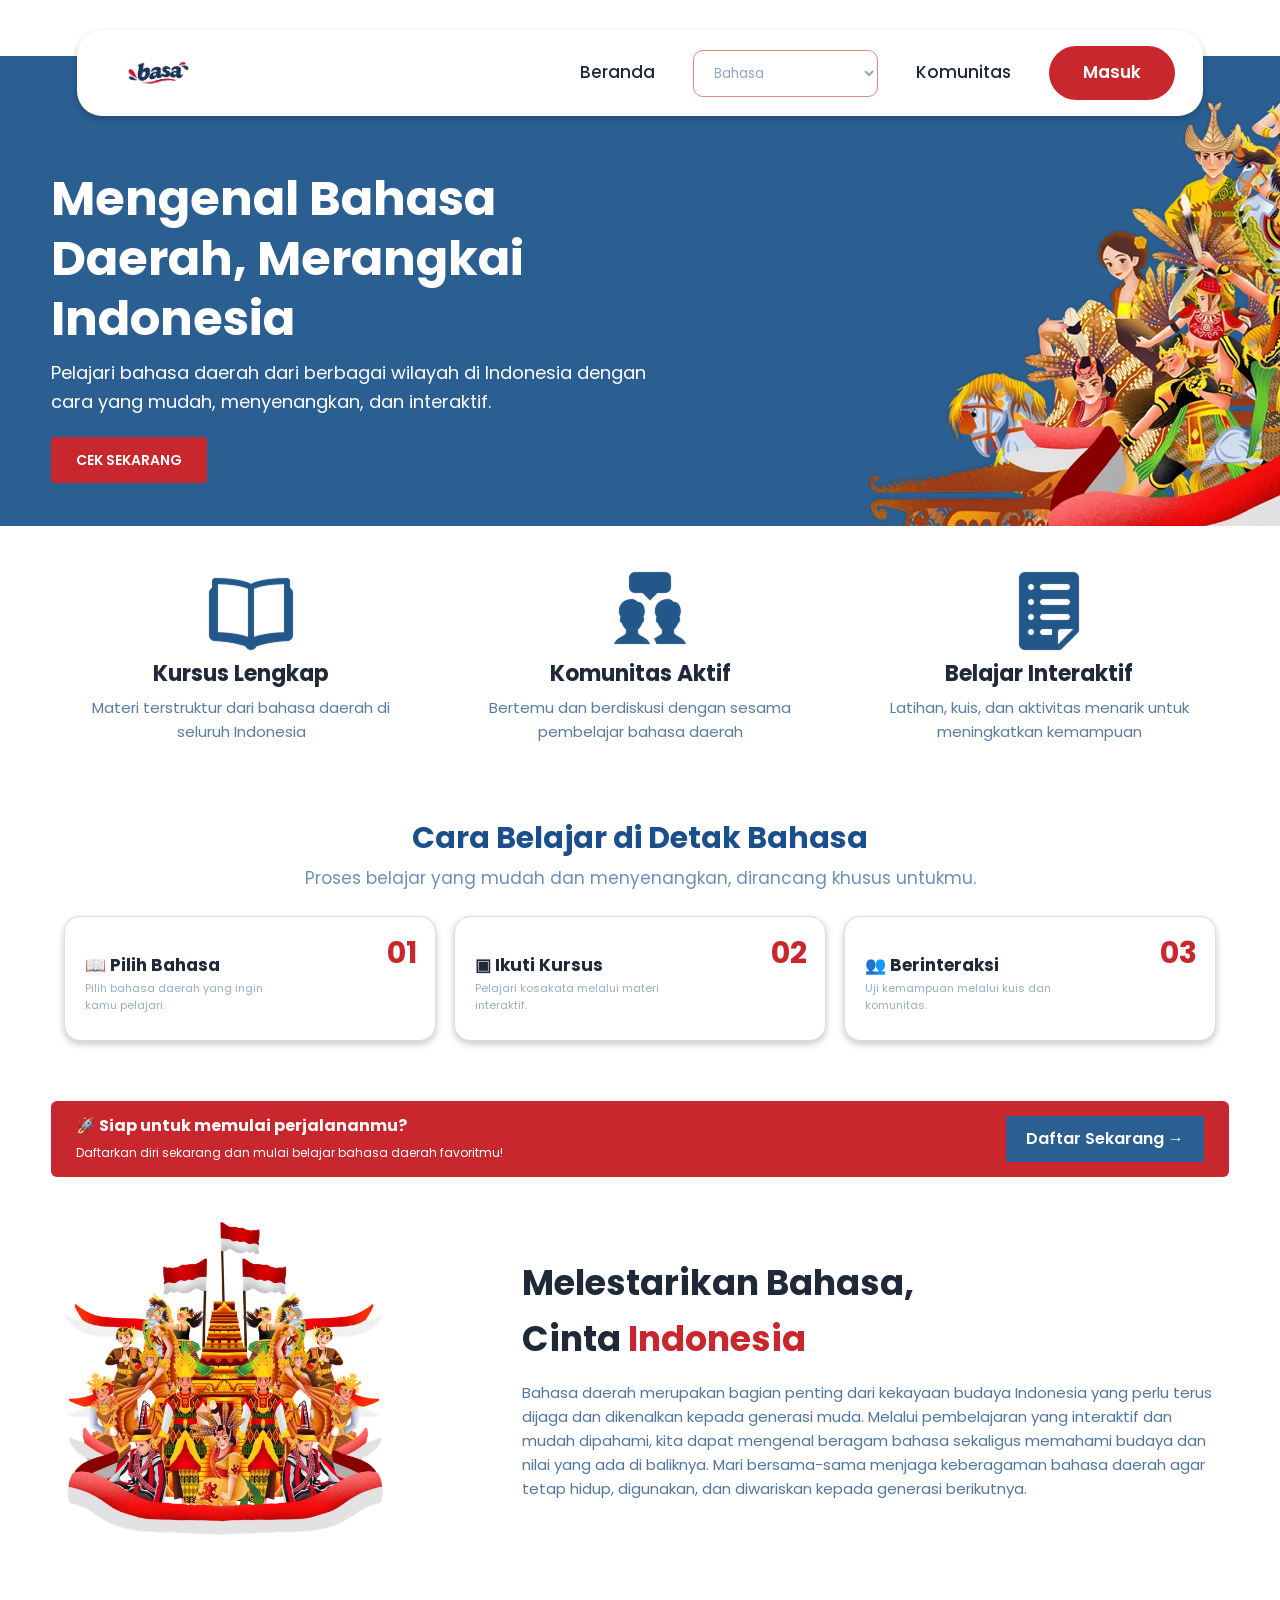
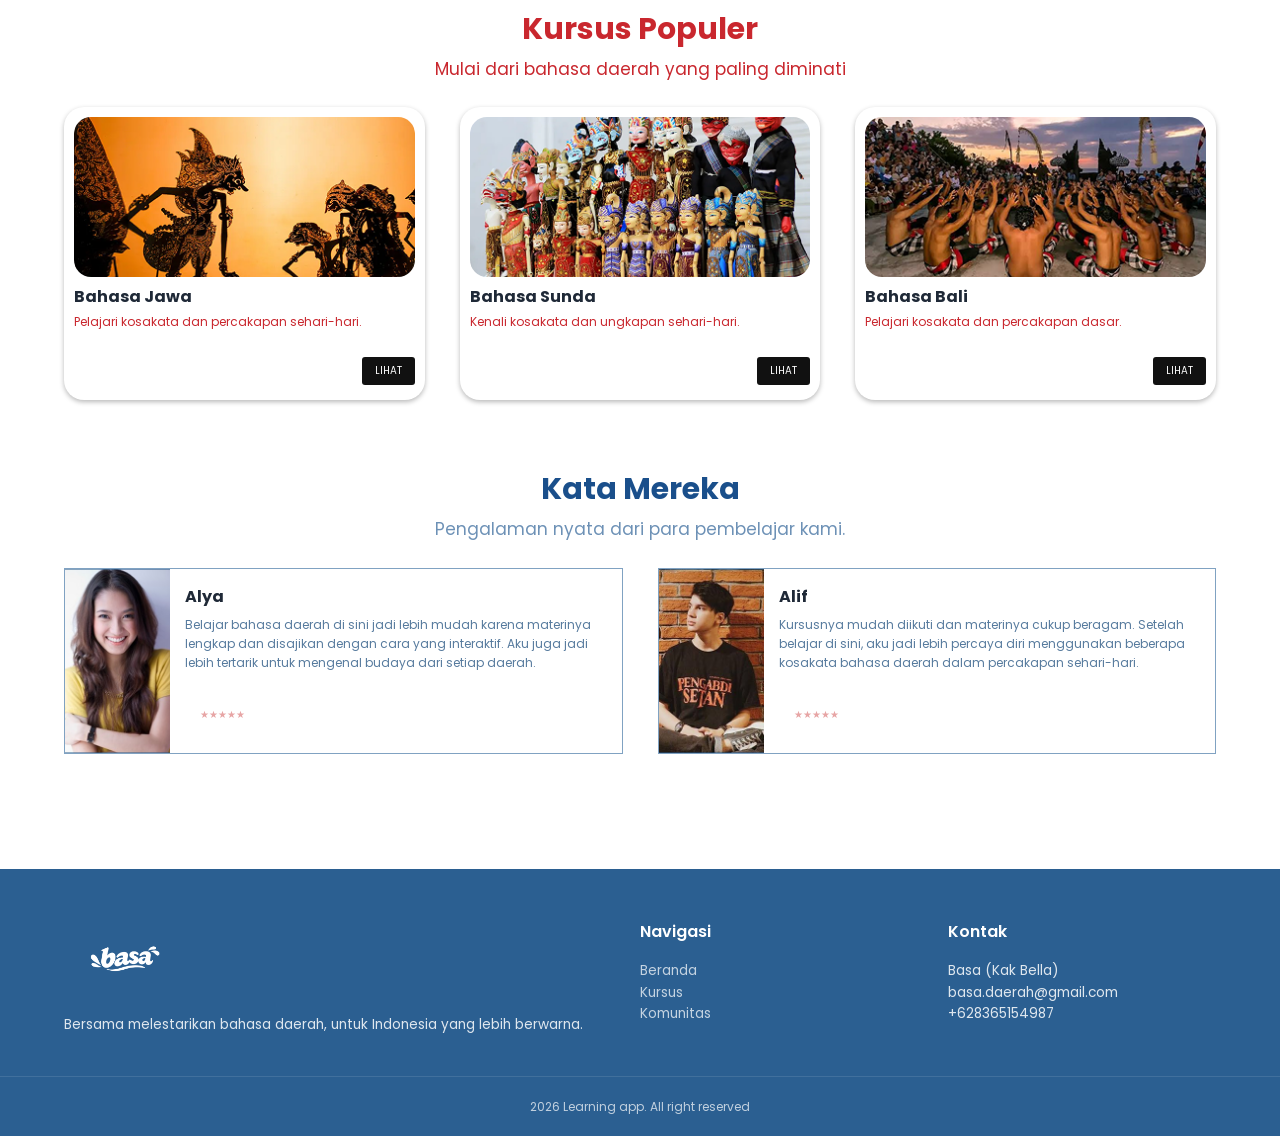
<file: index.html>
<!DOCTYPE html>
<html lang="id">

<head>

    <meta charset="UTF-8">

    <!-- responsive -->
    <meta name="viewport" content="width=device-width, initial-scale=1.0">

    <link rel="preconnect" href="https://fonts.googleapis.com">
    <link rel="preconnect" href="https://fonts.gstatic.com" crossorigin>
    <link href="https://fonts.googleapis.com/css2?family=Poppins:wght@400;500;600;700&display=swap" rel="stylesheet">

    <!-- Judul -->
    <title>Basa - Belajar Bahasa Daerah</title>

    <!-- connect to CSS -->
    <link rel="stylesheet" href="index.css">

</head>


<body>

    <!-- NAVBAR -->
    <header class="navbar">

        <a href="index.html">
            <img
                src="image/logo.png"
                class="logo"
                alt="Logo Basa"
            >
        </a>

        <nav class="nav-links">

            <a href="index.html">
                Beranda
            </a>

            <!-- Bahasa desktop -->
            <select
                class="nav-select"
                onchange="location.href=this.value"
            >
                <option value="kursus.html">
                    Bahasa
                </option>

                <option value="kursus.html#jawa">
                    Bahasa Jawa
                </option>

                <option value="kursus.html#bali">
                    Bahasa Bali
                </option>

                <option value="kursus.html#sunda">
                    Bahasa Sunda
                </option>

                <option value="kursus.html#sunda">
                    Bahasa Madura
                </option>

                <option value="kursus.html#sunda">
                    Bahasa Batak
                </option>
            </select>

            <!-- Bahasa untuk hamburger -->
            <div class="mobile-language">

                <button class="language-toggle" id="languageToggle">
                    Bahasa
                    <span>⌄</span>
                </button>

                <div class="language-dropdown" id="languageDropdown">

                    <a href="kursus.html#jawa">
                        Bahasa Jawa
                    </a>

                    <a href="kursus.html#bali">
                        Bahasa Bali
                    </a>

                    <a href="kursus.html#sunda">
                        Bahasa Sunda
                    </a>

                    <a href="kursus.html#sunda">
                        Bahasa Madura
                    </a>

                    <a href="kursus.html#sunda">
                        Bahasa Batak
                    </a>

                </div>

            </div>

            <a href="komunitas.html">
                Komunitas
            </a>

            <a href="login.html" class="login-btn">
                Masuk
            </a>

        </nav>

        <button
            class="hamburger"
            id="hamburger"
            aria-label="Buka menu"
        >
            ☰
        </button>


    </header>


    <section class="hero">

        <div class="hero-inner">


            <!-- Teks Hero -->
            <div class="hero-copy">

                <h1>
                    Mengenal Bahasa Daerah,
                    Merangkai Indonesia
                </h1>


                <p>
                    Pelajari bahasa daerah dari berbagai wilayah
                    di Indonesia dengan cara yang mudah,
                    menyenangkan, dan interaktif.
                </p>


                <a
                    href="kursus.html"
                    class="red-btn"
                >
                    CEK SEKARANG
                </a>

            </div>


            
            <img
                src="image/ilustrasi1.png"
                class="hero-art"
                alt="Ilustrasi budaya Indonesia"
            >

        </div>

    </section>



   <section class="container feature-row">

    <div class="feature">
        <img src="image/openbook.png" class="feature-image" alt="Kursus Lengkap">
        <h3>Kursus Lengkap</h3>
        <p>Materi terstruktur dari bahasa daerah di seluruh Indonesia</p>
    </div>

    <div class="feature">
        <img src="image/people.png" class="feature-image" alt="Komunitas Aktif">
        <h3>Komunitas Aktif</h3>
        <p>Bertemu dan berdiskusi dengan sesama pembelajar bahasa daerah</p>
    </div>

    <div class="feature">
        <img src="image/list.png" class="feature-image" alt="Belajar Interaktif">
        <h3>Belajar Interaktif</h3>
        <p>Latihan, kuis, dan aktivitas menarik untuk meningkatkan kemampuan</p>
    </div>

</section>


    <section class="container section">


        <h2 class="section-title">
            Cara Belajar di Detak Bahasa
        </h2>


        <p class="section-subtitle">
            Proses belajar yang mudah dan menyenangkan,
            dirancang khusus untukmu.
        </p>



        <div class="steps">


            <!-- Step 1 -->
            <article class="step">

                <span class="step-number">
                    01
                </span>

                <h3>
                    📖 Pilih Bahasa
                </h3>

                <p>
                    Pilih bahasa daerah yang ingin
                    kamu pelajari.
                </p>

            </article>



            <!-- Step 2 -->
            <article class="step">

                <span class="step-number">
                    02
                </span>

                <h3>
                    ▣ Ikuti Kursus
                </h3>

                <p>
                    Pelajari kosakata melalui
                    materi interaktif.
                </p>

            </article>



            <!-- Step 3 -->
            <article class="step">

                <span class="step-number">
                    03
                </span>

                <h3>
                    👥 Berinteraksi
                </h3>

                <p>
                    Uji kemampuan melalui kuis
                    dan komunitas.
                </p>

            </article>


        </div>

    </section>



    <!-- 5. CTA DAFTAR-->

    <section class="container cta">


        <div>

            <strong>
                🚀 Siap untuk memulai perjalananmu?
            </strong>

            <br>

            <small>
                Daftarkan diri sekarang dan mulai
                belajar bahasa daerah favoritmu!
            </small>

        </div>


        <a href="daftar.html">
            Daftar Sekarang →
        </a>


    </section>



    <!-- 6. TENTANG BASA -->

    <section class="container about">


        <!-- Gambar -->
        <img
            src="image/ilustrasi2.webp"
            alt="Budaya Indonesia"
        >


        <!-- Teks -->
        <div>

            <h2>
                Melestarikan Bahasa,
                <br>
                Cinta <span>Indonesia</span>
            </h2>


            <p>
                Bahasa daerah merupakan bagian penting
                dari kekayaan budaya Indonesia yang perlu
                terus dijaga dan dikenalkan kepada generasi
                muda. Melalui pembelajaran yang interaktif
                dan mudah dipahami, kita dapat mengenal
                beragam bahasa sekaligus memahami budaya
                dan nilai yang ada di baliknya.
                Mari bersama-sama menjaga keberagaman
                bahasa daerah agar tetap hidup, digunakan,
                dan diwariskan kepada generasi berikutnya.
            </p>

        </div>

    </section>



    <!-- 7. KURSUS POPULER -->

    <section class="container section">


        <h2
            class="section-title"
            style="color:#c9272e;"
        >
            Kursus Populer
        </h2>


        <p
            class="section-subtitle"
            style="color:#c9272e;"
        >
            Mulai dari bahasa daerah yang paling diminati
        </p>



        <div class="popular-grid">


            <!-- Bahasa Jawa -->
            <article class="course-card">

                <img
                    src="image/jawa1.png"
                    alt="Bahasa Jawa"
                >

                <h3>
                    Bahasa Jawa
                </h3>

                <p>
                    Pelajari kosakata dan percakapan
                    sehari-hari.
                </p>

                <a
                    href="kursus.html#jawa"
                    class="small-btn"
                >
                    LIHAT
                </a>

            </article>



            <!-- Bahasa Sunda -->
            <article class="course-card">

                <img
                    src="image/sunda1.png"
                    alt="Bahasa Sunda"
                >

                <h3>
                    Bahasa Sunda
                </h3>

                <p>
                    Kenali kosakata dan ungkapan
                    sehari-hari.
                </p>

                <a
                    href="kursus.html#sunda"
                    class="small-btn"
                >
                    LIHAT
                </a>

            </article>



            <!-- Bahasa Bali -->
            <article class="course-card">

                <img
                    src="image/bali1.png"
                    alt="Bahasa Bali"
                >

                <h3>
                    Bahasa Bali
                </h3>

                <p>
                    Pelajari kosakata dan percakapan
                    dasar.
                </p>

                <a
                    href="kursus.html#bali"
                    class="small-btn"
                >
                    LIHAT
                </a>

            </article>


        </div>

    </section>



    <!--  8. TESTIMONI-->

    <section class="container section">


        <h2 class="section-title">
            Kata Mereka
        </h2>


        <p class="section-subtitle">
            Pengalaman nyata dari para pembelajar kami.
        </p>



        <div class="testimonials">


            <!-- Testimoni Alya -->
            <article class="testimonial">

                <img
                    src="image/alya.png"
                    alt="Alya"
                >


                <div>

                    <h4>
                        Alya
                    </h4>


                    <p>
                        Belajar bahasa daerah di sini
                        jadi lebih mudah karena materinya
                        lengkap dan disajikan dengan cara
                        yang interaktif. Aku juga jadi lebih
                        tertarik untuk mengenal budaya dari
                        setiap daerah.
                    </p>


                    <div class="stars">
                        ★★★★★
                    </div>

                </div>

            </article>



            <!-- Testimoni Alif -->
            <article class="testimonial">

                <img
                    src="image/alip.png"
                    alt="Alif"
                >


                <div>

                    <h4>
                        Alif
                    </h4>


                    <p>
                        Kursusnya mudah diikuti dan
                        materinya cukup beragam. Setelah
                        belajar di sini, aku jadi lebih
                        percaya diri menggunakan beberapa
                        kosakata bahasa daerah dalam
                        percakapan sehari-hari.
                    </p>


                    <div class="stars">
                        ★★★★★
                    </div>

                </div>

            </article>


        </div>

    </section>



    <!-- FOOTER -->
    <footer>
        <div class="container footer-grid">

            <div>
                <img src="image/logo.png" class="footer-logo" alt="Logo Basa">
                <p>Bersama melestarikan bahasa daerah, untuk Indonesia yang lebih berwarna.</p>
            </div>

            <div>
                <h4>Navigasi</h4>
                <p>
                    <a href="index.html">Beranda</a><br>
                    <a href="kursus.html">Kursus</a><br>
                    <a href="komunitas.html">Komunitas</a>
                </p>
            </div>

            <div>
                <h4>Kontak</h4>
                <p>
                    Basa (Kak Bella)<br>
                    basa.daerah@gmail.com<br>
                    +628365154987
                </p>
            </div>

        </div>

        <div class="copyright">
            2026 Learning app. All right reserved
        </div>
    </footer>

    <script>
    const hamburger = document.getElementById("hamburger");
    const navLinks = document.querySelector(".nav-links");
    const languageToggle = document.getElementById("languageToggle");
    const languageDropdown = document.getElementById("languageDropdown");

    // Buka / tutup hamburger
    hamburger.addEventListener("click", function () {

        navLinks.classList.toggle("active");

        // Kalau menu ditutup, dropdown Bahasa ikut ditutup
        if (!navLinks.classList.contains("active")) {
            languageDropdown.classList.remove("active");
        }
    });


    // Buka / tutup dropdown Bahasa
    languageToggle.addEventListener("click", function (event) {

        // Jangan sampai klik Bahasa dianggap sebagai klik menu lain
        event.stopPropagation();

        languageDropdown.classList.toggle("active");
    });
</script>


</body>

</html>
</file>
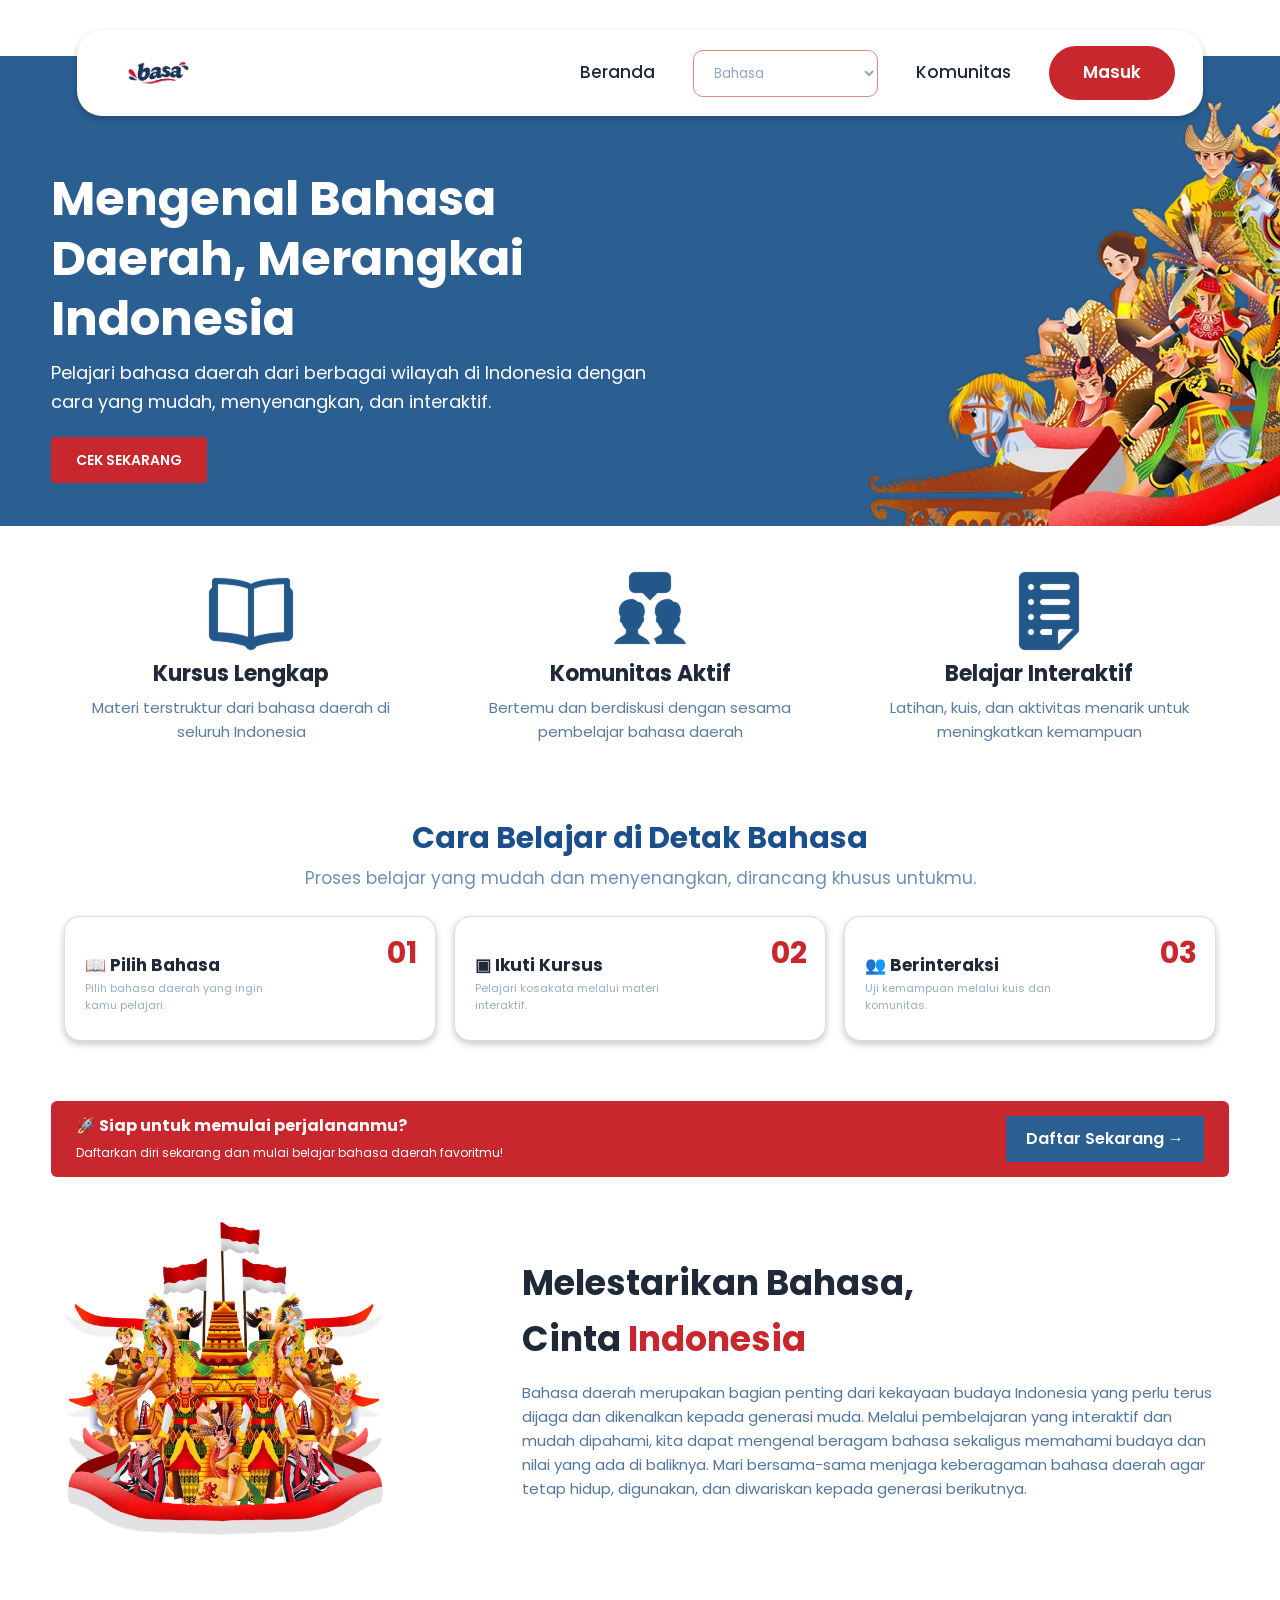
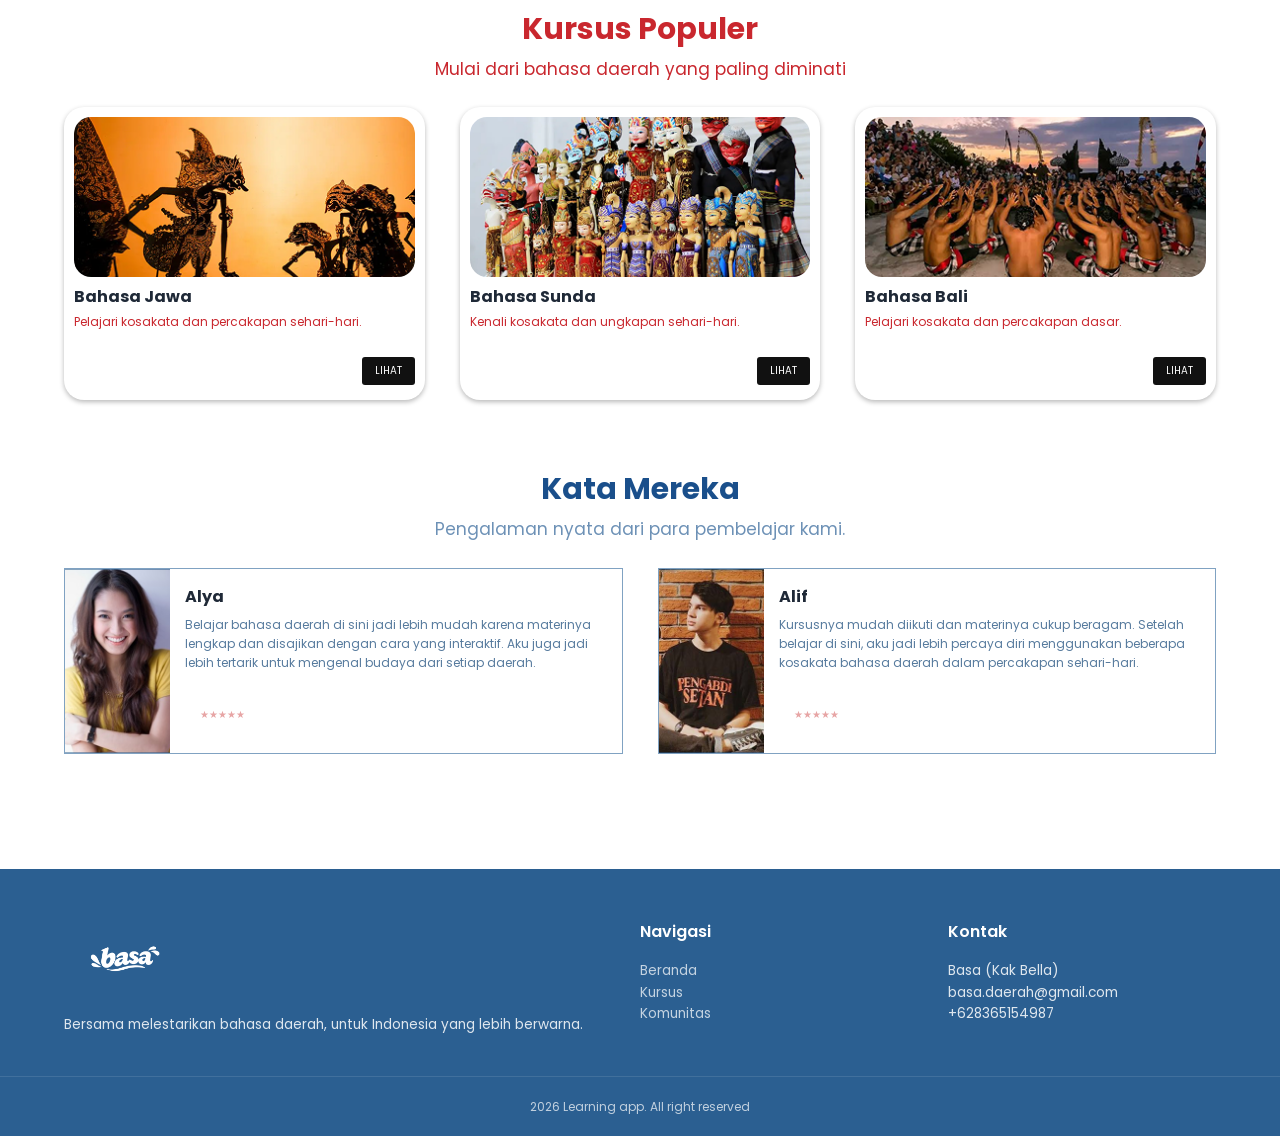
<file: home.html>
<!DOCTYPE html>
<html lang="id">

<head>

    <meta charset="UTF-8">

    <!-- responsive -->
    <meta name="viewport" content="width=device-width, initial-scale=1.0">

    <link rel="preconnect" href="https://fonts.googleapis.com">
    <link rel="preconnect" href="https://fonts.gstatic.com" crossorigin>
    <link href="https://fonts.googleapis.com/css2?family=Poppins:wght@400;500;600;700&display=swap" rel="stylesheet">

    <!-- Judul -->
    <title>Basa - Belajar Bahasa Daerah</title>

    <!-- connect to CSS -->
    <link rel="stylesheet" href="home.css">

</head>


<body>

    <!-- NAVBAR -->
    <header class="navbar">

        <a href="home.html">
            <img
                src="image/logo.png"
                class="logo"
                alt="Logo Basa"
            >
        </a>



        <nav class="nav-links">

            
            <a href="home.html">
                Beranda
            </a>


            
            <select
                class="nav-select"
                onchange="location.href=this.value"
            >

                <option value="kursus.html">
                    Bahasa
                </option>

                <option value="kursus.html#jawa">
                    Bahasa Jawa
                </option>

                <option value="kursus.html#bali">
                    Bahasa Bali
                </option>

                <option value="kursus.html#sunda">
                    Bahasa Sunda
                </option>

                <option value="kursus.html#sunda">
                    Bahasa Madura
                </option>

                <option value="kursus.html#sunda">
                    Bahasa Batak
                </option>

            </select>


           
            <a href="komunitas.html">
                Komunitas
            </a>


            
            <a
                href="login.html"
                class="login-btn"
            >
                Masuk
            </a>

        </nav>

    </header>


    <section class="hero">

        <div class="hero-inner">


            <!-- Teks Hero -->
            <div class="hero-copy">

                <h1>
                    Mengenal Bahasa Daerah,
                    Merangkai Indonesia
                </h1>


                <p>
                    Pelajari bahasa daerah dari berbagai wilayah
                    di Indonesia dengan cara yang mudah,
                    menyenangkan, dan interaktif.
                </p>


                <a
                    href="kursus.html"
                    class="red-btn"
                >
                    CEK SEKARANG
                </a>

            </div>


            
            <img
                src="image/ilustrasi1.png"
                class="hero-art"
                alt="Ilustrasi budaya Indonesia"
            >

        </div>

    </section>



   <section class="container feature-row">

    <div class="feature">
        <img src="image/openbook.png" class="feature-image" alt="Kursus Lengkap">
        <h3>Kursus Lengkap</h3>
        <p>Materi terstruktur dari bahasa daerah di seluruh Indonesia</p>
    </div>

    <div class="feature">
        <img src="image/people.png" class="feature-image" alt="Komunitas Aktif">
        <h3>Komunitas Aktif</h3>
        <p>Bertemu dan berdiskusi dengan sesama pembelajar bahasa daerah</p>
    </div>

    <div class="feature">
        <img src="image/list.png" class="feature-image" alt="Belajar Interaktif">
        <h3>Belajar Interaktif</h3>
        <p>Latihan, kuis, dan aktivitas menarik untuk meningkatkan kemampuan</p>
    </div>

</section>


    <section class="container section">


        <h2 class="section-title">
            Cara Belajar di Detak Bahasa
        </h2>


        <p class="section-subtitle">
            Proses belajar yang mudah dan menyenangkan,
            dirancang khusus untukmu.
        </p>



        <div class="steps">


            <!-- Step 1 -->
            <article class="step">

                <span class="step-number">
                    01
                </span>

                <h3>
                    📖 Pilih Bahasa
                </h3>

                <p>
                    Pilih bahasa daerah yang ingin
                    kamu pelajari.
                </p>

            </article>



            <!-- Step 2 -->
            <article class="step">

                <span class="step-number">
                    02
                </span>

                <h3>
                    ▣ Ikuti Kursus
                </h3>

                <p>
                    Pelajari kosakata melalui
                    materi interaktif.
                </p>

            </article>



            <!-- Step 3 -->
            <article class="step">

                <span class="step-number">
                    03
                </span>

                <h3>
                    👥 Berinteraksi
                </h3>

                <p>
                    Uji kemampuan melalui kuis
                    dan komunitas.
                </p>

            </article>


        </div>

    </section>



    <!-- 5. CTA DAFTAR-->

    <section class="container cta">


        <div>

            <strong>
                🚀 Siap untuk memulai perjalananmu?
            </strong>

            <br>

            <small>
                Daftarkan diri sekarang dan mulai
                belajar bahasa daerah favoritmu!
            </small>

        </div>


        <a href="daftar.html">
            Daftar Sekarang →
        </a>


    </section>



    <!-- 6. TENTANG BASA -->

    <section class="container about">


        <!-- Gambar -->
        <img
            src="image/ilustrasi2.webp"
            alt="Budaya Indonesia"
        >


        <!-- Teks -->
        <div>

            <h2>
                Melestarikan Bahasa,
                <br>
                Cinta <span>Indonesia</span>
            </h2>


            <p>
                Bahasa daerah merupakan bagian penting
                dari kekayaan budaya Indonesia yang perlu
                terus dijaga dan dikenalkan kepada generasi
                muda. Melalui pembelajaran yang interaktif
                dan mudah dipahami, kita dapat mengenal
                beragam bahasa sekaligus memahami budaya
                dan nilai yang ada di baliknya.
                Mari bersama-sama menjaga keberagaman
                bahasa daerah agar tetap hidup, digunakan,
                dan diwariskan kepada generasi berikutnya.
            </p>

        </div>

    </section>



    <!-- 7. KURSUS POPULER -->

    <section class="container section">


        <h2
            class="section-title"
            style="color:#c9272e;"
        >
            Kursus Populer
        </h2>


        <p
            class="section-subtitle"
            style="color:#c9272e;"
        >
            Mulai dari bahasa daerah yang paling diminati
        </p>



        <div class="popular-grid">


            <!-- Bahasa Jawa -->
            <article class="course-card">

                <img
                    src="image/jawa1.png"
                    alt="Bahasa Jawa"
                >

                <h3>
                    Bahasa Jawa
                </h3>

                <p>
                    Pelajari kosakata dan percakapan
                    sehari-hari.
                </p>

                <a
                    href="kursus.html#jawa"
                    class="small-btn"
                >
                    LIHAT
                </a>

            </article>



            <!-- Bahasa Sunda -->
            <article class="course-card">

                <img
                    src="image/sunda1.png"
                    alt="Bahasa Sunda"
                >

                <h3>
                    Bahasa Sunda
                </h3>

                <p>
                    Kenali kosakata dan ungkapan
                    sehari-hari.
                </p>

                <a
                    href="kursus.html#sunda"
                    class="small-btn"
                >
                    LIHAT
                </a>

            </article>



            <!-- Bahasa Bali -->
            <article class="course-card">

                <img
                    src="image/bali1.png"
                    alt="Bahasa Bali"
                >

                <h3>
                    Bahasa Bali
                </h3>

                <p>
                    Pelajari kosakata dan percakapan
                    dasar.
                </p>

                <a
                    href="kursus.html#bali"
                    class="small-btn"
                >
                    LIHAT
                </a>

            </article>


        </div>

    </section>



    <!--  8. TESTIMONI-->

    <section class="container section">


        <h2 class="section-title">
            Kata Mereka
        </h2>


        <p class="section-subtitle">
            Pengalaman nyata dari para pembelajar kami.
        </p>



        <div class="testimonials">


            <!-- Testimoni Alya -->
            <article class="testimonial">

                <img
                    src="image/alya.png"
                    alt="Alya"
                >


                <div>

                    <h4>
                        Alya
                    </h4>


                    <p>
                        Belajar bahasa daerah di sini
                        jadi lebih mudah karena materinya
                        lengkap dan disajikan dengan cara
                        yang interaktif. Aku juga jadi lebih
                        tertarik untuk mengenal budaya dari
                        setiap daerah.
                    </p>


                    <div class="stars">
                        ★★★★★
                    </div>

                </div>

            </article>



            <!-- Testimoni Alif -->
            <article class="testimonial">

                <img
                    src="image/alip.png"
                    alt="Alif"
                >


                <div>

                    <h4>
                        Alif
                    </h4>


                    <p>
                        Kursusnya mudah diikuti dan
                        materinya cukup beragam. Setelah
                        belajar di sini, aku jadi lebih
                        percaya diri menggunakan beberapa
                        kosakata bahasa daerah dalam
                        percakapan sehari-hari.
                    </p>


                    <div class="stars">
                        ★★★★★
                    </div>

                </div>

            </article>


        </div>

    </section>



    <!-- FOOTER -->
    <footer>
        <div class="container footer-grid">

            <div>
                <img src="image/logo.png" class="footer-logo" alt="Logo Basa">
                <p>Bersama melestarikan bahasa daerah, untuk Indonesia yang lebih berwarna.</p>
            </div>

            <div>
                <h4>Navigasi</h4>
                <p>
                    <a href="home.html">Beranda</a><br>
                    <a href="kursus.html">Kursus</a><br>
                    <a href="komunitas.html">Komunitas</a>
                </p>
            </div>

            <div>
                <h4>Kontak</h4>
                <p>
                    Basa (Kak Bella)<br>
                    basa.daerah@gmail.com<br>
                    +628365154987
                </p>
            </div>

        </div>

        <div class="copyright">
            2026 Learning app. All right reserved
        </div>
    </footer>


</body>

</html>
</file>
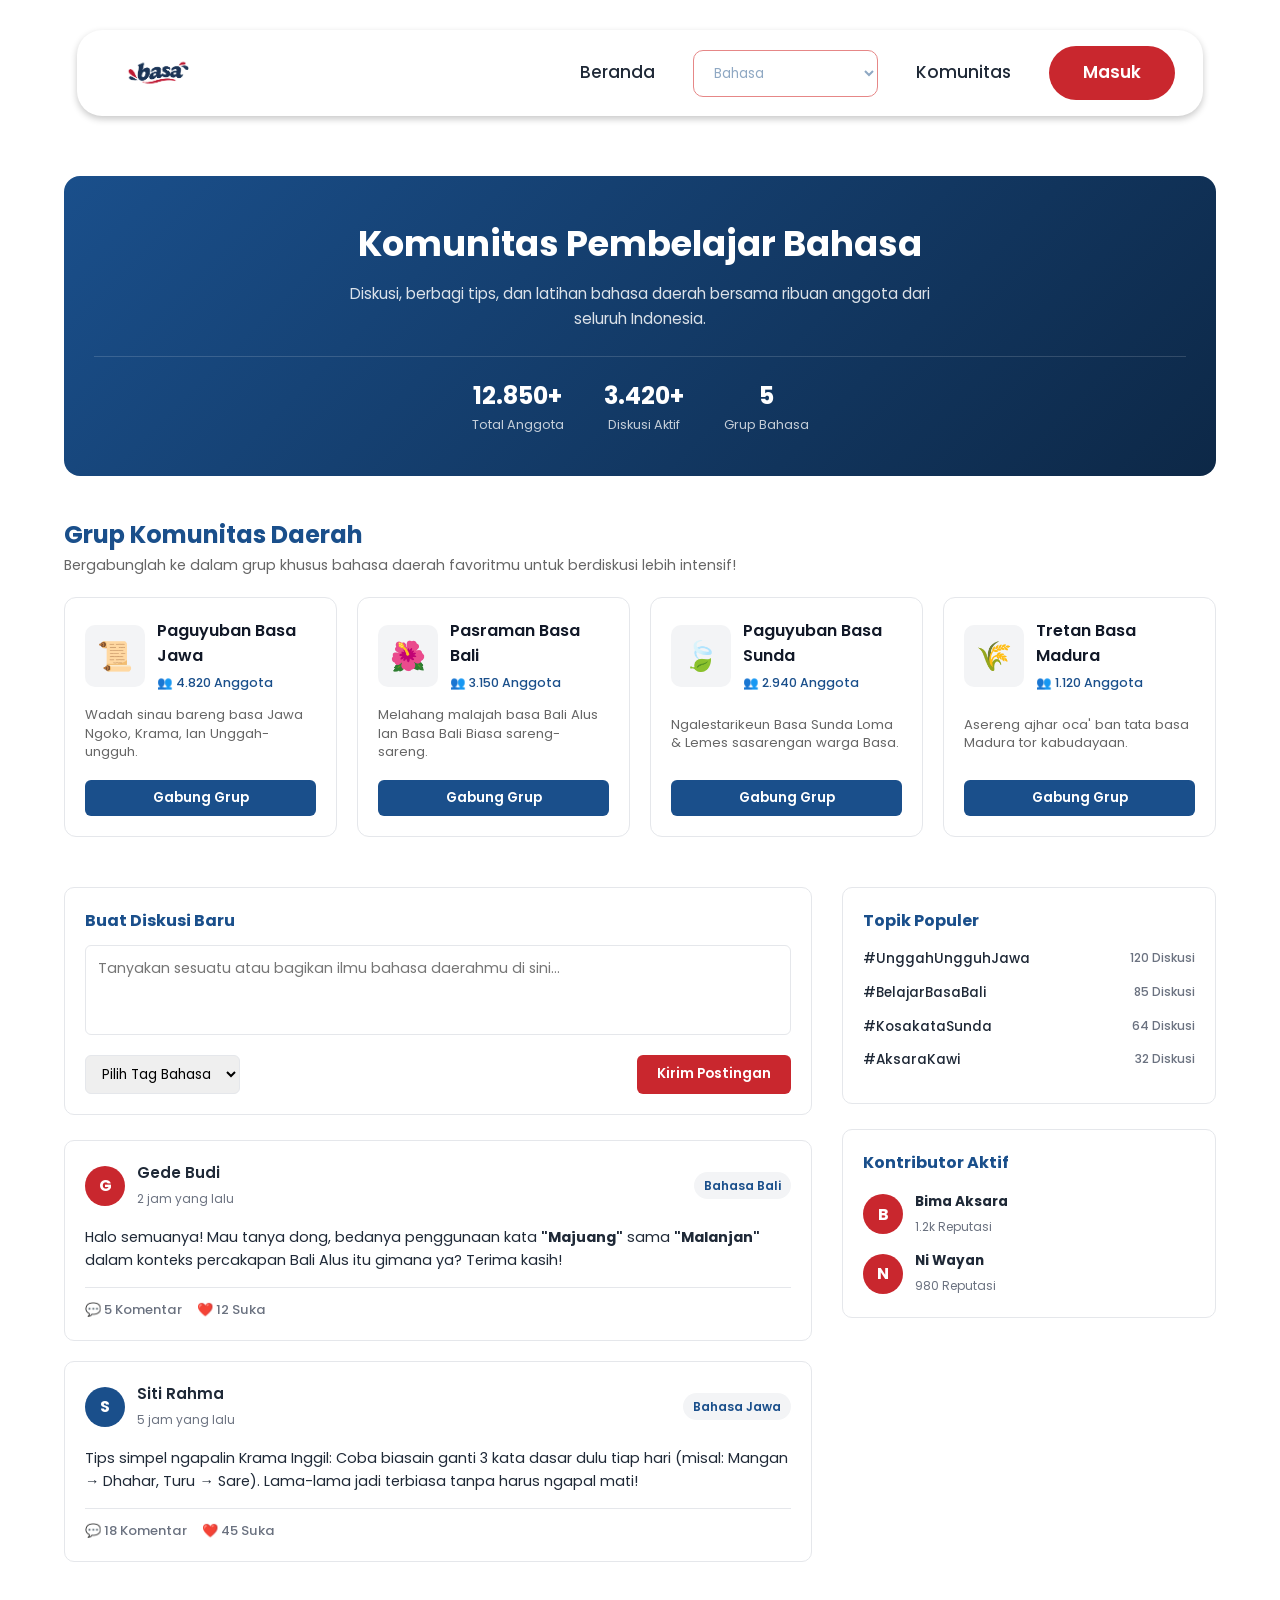
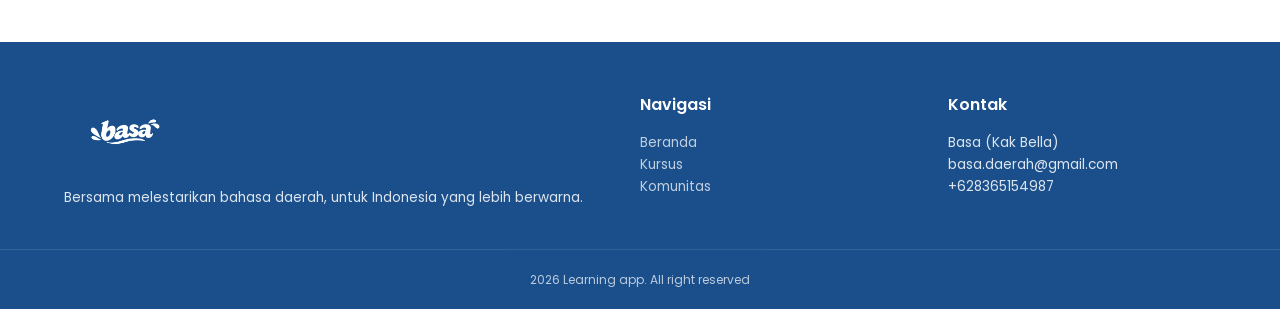
<file: komunitas.html>
<!DOCTYPE html>
<html lang="id">
<head>
    <meta charset="UTF-8">
    <meta name="viewport" content="width=device-width, initial-scale=1.0">
    <title>Komunitas - Basa</title>

    <link rel="stylesheet" href="komunitas.css">

    <!-- Font Poppins -->
    <link rel="preconnect" href="https://fonts.googleapis.com">
    <link rel="preconnect" href="https://fonts.gstatic.com" crossorigin>
    <link href="https://fonts.googleapis.com/css2?family=Poppins:wght@400;500;600;700&display=swap" rel="stylesheet">
</head>
<body>

    <!-- NAVBAR -->
    <header class="navbar">

        <a href="index.html">
            <img
                src="image/logo.png"
                class="logo"
                alt="Logo Basa"
            >
        </a>

        <nav class="nav-links">

            <a href="index.html">
                Beranda
            </a>

            <!-- Bahasa desktop -->
            <select
                class="nav-select"
                onchange="location.href=this.value"
            >
                <option value="kursus.html">
                    Bahasa
                </option>

                <option value="kursus.html#jawa">
                    Bahasa Jawa
                </option>

                <option value="kursus.html#bali">
                    Bahasa Bali
                </option>

                <option value="kursus.html#sunda">
                    Bahasa Sunda
                </option>

                <option value="kursus.html#sunda">
                    Bahasa Madura
                </option>

                <option value="kursus.html#sunda">
                    Bahasa Batak
                </option>
            </select>

            <!-- Bahasa untuk hamburger -->
            <div class="mobile-language">

                <button class="language-toggle" id="languageToggle">
                    Bahasa
                    <span>⌄</span>
                </button>

                <div class="language-dropdown" id="languageDropdown">

                    <a href="kursus.html#jawa">
                        Bahasa Jawa
                    </a>

                    <a href="kursus.html#bali">
                        Bahasa Bali
                    </a>

                    <a href="kursus.html#sunda">
                        Bahasa Sunda
                    </a>

                    <a href="kursus.html#sunda">
                        Bahasa Madura
                    </a>

                    <a href="kursus.html#sunda">
                        Bahasa Batak
                    </a>

                </div>

            </div>

            <a href="komunitas.html">
                Komunitas
            </a>

            <a href="login.html" class="login-btn">
                Masuk
            </a>

        </nav>

        <button
            class="hamburger"
            id="hamburger"
            aria-label="Buka menu"
        >
            ☰
        </button>


    </header>


    <main class="container section">

        <!-- Banner Header Komunitas -->
        <section class="community-banner">
            <h1>Komunitas Pembelajar Bahasa</h1>
            <p>Diskusi, berbagi tips, dan latihan bahasa daerah bersama ribuan anggota dari seluruh Indonesia.</p>
            
            <!-- STATISTIK RINGKAS KOMUNITAS -->
            <div class="community-stats">
                <div class="stat-item">
                    <h3>12.850+</h3>
                    <p>Total Anggota</p>
                </div>
                <div class="stat-item">
                    <h3>3.420+</h3>
                    <p>Diskusi Aktif</p>
                </div>
                <div class="stat-item">
                    <h3>5</h3>
                    <p>Grup Bahasa</p>
                </div>
            </div>
        </section>

        <!-- SEKSI GRUP KOMUNITAS PER BAHASA -->
        <section class="language-groups-section">
            <div class="section-header">
                <h2>Grup Komunitas Daerah</h2>
                <p>Bergabunglah ke dalam grup khusus bahasa daerah favoritmu untuk berdiskusi lebih intensif!</p>
            </div>

            <div class="community-cards-grid">
                
                <!-- Grup Jawa -->
                <div class="group-card">
                    <div class="group-card-header">
                        <span class="group-icon">📜</span>
                        <div>
                            <h3>Paguyuban Basa Jawa</h3>
                            <span class="member-count">👥 4.820 Anggota</span>
                        </div>
                    </div>
                    <p>Wadah sinau bareng basa Jawa Ngoko, Krama, lan Unggah-ungguh.</p>
                    <button class="join-btn" onclick="toggleJoin(this)">Gabung Grup</button>
                </div>

                <!-- Grup Bali -->
                <div class="group-card">
                    <div class="group-card-header">
                        <span class="group-icon">🌺</span>
                        <div>
                            <h3>Pasraman Basa Bali</h3>
                            <span class="member-count">👥 3.150 Anggota</span>
                        </div>
                    </div>
                    <p>Melahang malajah basa Bali Alus lan Basa Bali Biasa sareng-sareng.</p>
                    <button class="join-btn" onclick="toggleJoin(this)">Gabung Grup</button>
                </div>

                <!-- Grup Sunda -->
                <div class="group-card">
                    <div class="group-card-header">
                        <span class="group-icon">🍃</span>
                        <div>
                            <h3>Paguyuban Basa Sunda</h3>
                            <span class="member-count">👥 2.940 Anggota</span>
                        </div>
                    </div>
                    <p>Ngalestarikeun Basa Sunda Loma & Lemes sasarengan warga Basa.</p>
                    <button class="join-btn" onclick="toggleJoin(this)">Gabung Grup</button>
                </div>

                <!-- Grup Madura -->
                <div class="group-card">
                    <div class="group-card-header">
                        <span class="group-icon">🌾</span>
                        <div>
                            <h3>Tretan Basa Madura</h3>
                            <span class="member-count">👥 1.120 Anggota</span>
                        </div>
                    </div>
                    <p>Asereng ajhar oca' ban tata basa Madura tor kabudayaan.</p>
                    <button class="join-btn" onclick="toggleJoin(this)">Gabung Grup</button>
                </div>

            </div>
        </section>

        <!-- Layout Utama Komunitas (Grid 2 Kolom Feed & Sidebar) -->
        <div class="community-grid">

            <!-- Kolom Kiri: Feed Diskusi -->
            <div class="community-feed">

                <!-- Box Buat Postingan Baru -->
                <div class="create-post-card">
                    <h3>Buat Diskusi Baru</h3>
                    <textarea placeholder="Tanyakan sesuatu atau bagikan ilmu bahasa daerahmu di sini..."></textarea>
                    <div class="create-post-actions">
                        <select class="select-tag">
                            <option value="">Pilih Tag Bahasa</option>
                            <option value="bali">Bahasa Bali</option>
                            <option value="jawa">Bahasa Jawa</option>
                            <option value="sunda">Bahasa Sunda</option>
                        </select>
                        <button class="post-btn">Kirim Postingan</button>
                    </div>
                </div>

                <!-- Post 1 -->
                <article class="post-card">
                    <div class="post-header">
                        <div class="user-info">
                            <div class="avatar">G</div>
                            <div>
                                <h4>Gede Budi</h4>
                                <span class="post-time">2 jam yang lalu</span>
                            </div>
                        </div>
                        <span class="badge-tag">Bahasa Bali</span>
                    </div>

                    <div class="post-content">
                        <p>Halo semuanya! Mau tanya dong, bedanya penggunaan kata <strong>"Majuang"</strong> sama <strong>"Malanjan"</strong> dalam konteks percakapan Bali Alus itu gimana ya? Terima kasih!</p>
                    </div>

                    <div class="post-footer">
                        <button class="action-btn">💬 5 Komentar</button>
                        <button class="action-btn">❤️ 12 Suka</button>
                    </div>
                </article>

                <!-- Post 2 -->
                <article class="post-card">
                    <div class="post-header">
                        <div class="user-info">
                            <div class="avatar blue-avatar">S</div>
                            <div>
                                <h4>Siti Rahma</h4>
                                <span class="post-time">5 jam yang lalu</span>
                            </div>
                        </div>
                        <span class="badge-tag">Bahasa Jawa</span>
                    </div>

                    <div class="post-content">
                        <p>Tips simpel ngapalin Krama Inggil: Coba biasain ganti 3 kata dasar dulu tiap hari (misal: Mangan → Dhahar, Turu → Sare). Lama-lama jadi terbiasa tanpa harus ngapal mati!</p>
                    </div>

                    <div class="post-footer">
                        <button class="action-btn">💬 18 Komentar</button>
                        <button class="action-btn">❤️ 45 Suka</button>
                    </div>
                </article>

            </div>

            <!-- Kolom Kanan: Sidebar Informasi & Topik -->
            <aside class="community-sidebar">

                <!-- Topik Populer -->
                <div class="sidebar-card">
                    <h3>Topik Populer</h3>
                    <ul class="topic-list">
                        <li><a href="#">#UnggahUngguhJawa <span>120 Diskusi</span></a></li>
                        <li><a href="#">#BelajarBasaBali <span>85 Diskusi</span></a></li>
                        <li><a href="#">#KosakataSunda <span>64 Diskusi</span></a></li>
                        <li><a href="#">#AksaraKawi <span>32 Diskusi</span></a></li>
                    </ul>
                </div>

                <!-- Anggota Aktif -->
                <div class="sidebar-card">
                    <h3>Kontributor Aktif</h3>
                    <div class="active-users">
                        <div class="user-row">
                            <div class="avatar">B</div>
                            <div>
                                <strong>Bima Aksara</strong>
                                <small>1.2k Reputasi</small>
                            </div>
                        </div>
                        <div class="user-row">
                            <div class="avatar red-avatar">N</div>
                            <div>
                                <strong>Ni Wayan</strong>
                                <small>980 Reputasi</small>
                            </div>
                        </div>
                    </div>
                </div>

            </aside>

        </div>

    </main>


    <!-- FOOTER -->
    <footer>
        <div class="container footer-grid">

            <div>
                <img src="image/logo.png" class="footer-logo" alt="Logo Basa">
                <p>Bersama melestarikan bahasa daerah, untuk Indonesia yang lebih berwarna.</p>
            </div>

            <div>
                <h4>Navigasi</h4>
                <p>
                    <a href="index.html">Beranda</a><br>
                    <a href="kursus.html">Kursus</a><br>
                    <a href="komunitas.html">Komunitas</a>
                </p>
            </div>

            <div>
                <h4>Kontak</h4>
                <p>
                    Basa (Kak Bella)<br>
                    basa.daerah@gmail.com<br>
                    +628365154987
                </p>
            </div>

        </div>

        <div class="copyright">
            2026 Learning app. All right reserved
        </div>
    </footer>

    <!-- Script Tombol Gabung Interaktif -->
    <script>
        function toggleJoin(btn) {
            if (btn.innerText === "Gabung Grup") {
                btn.innerText = "✓ Bergabung";
                btn.classList.add("joined");
            } else {
                btn.innerText = "Gabung Grup";
                btn.classList.remove("joined");
            }
        }

        // Humburger
        const hamburger = document.getElementById("hamburger");
        const navLinks = document.querySelector(".nav-links");
        const languageToggle = document.getElementById("languageToggle");
        const languageDropdown = document.getElementById("languageDropdown");

        // Buka / tutup hamburger
        hamburger.addEventListener("click", function () {
            navLinks.classList.toggle("active");

            if (!navLinks.classList.contains("active")) {
                languageDropdown.classList.remove("active");
            }
        });

        // Buka / tutup dropdown Bahasa
        languageToggle.addEventListener("click", function () {
            languageDropdown.classList.toggle("active");
        });
    </script>

</body>
</html>
</file>
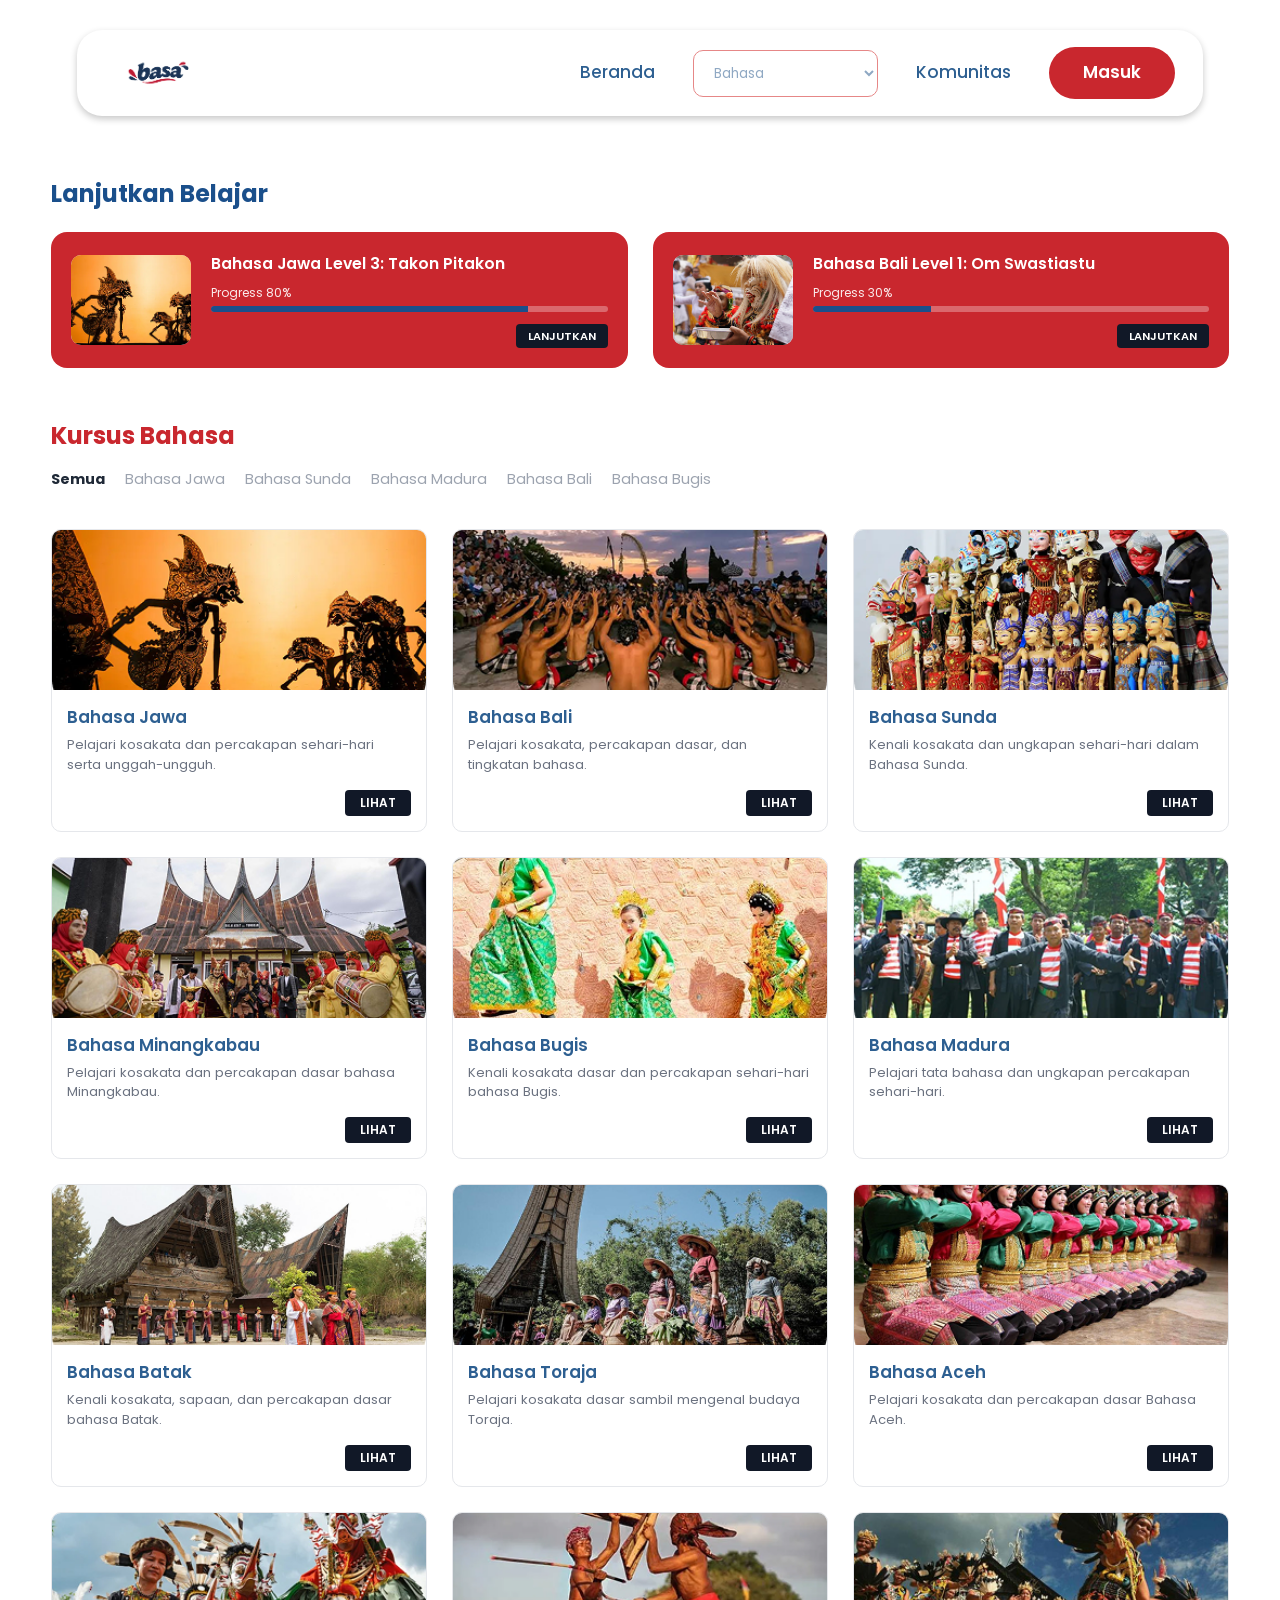
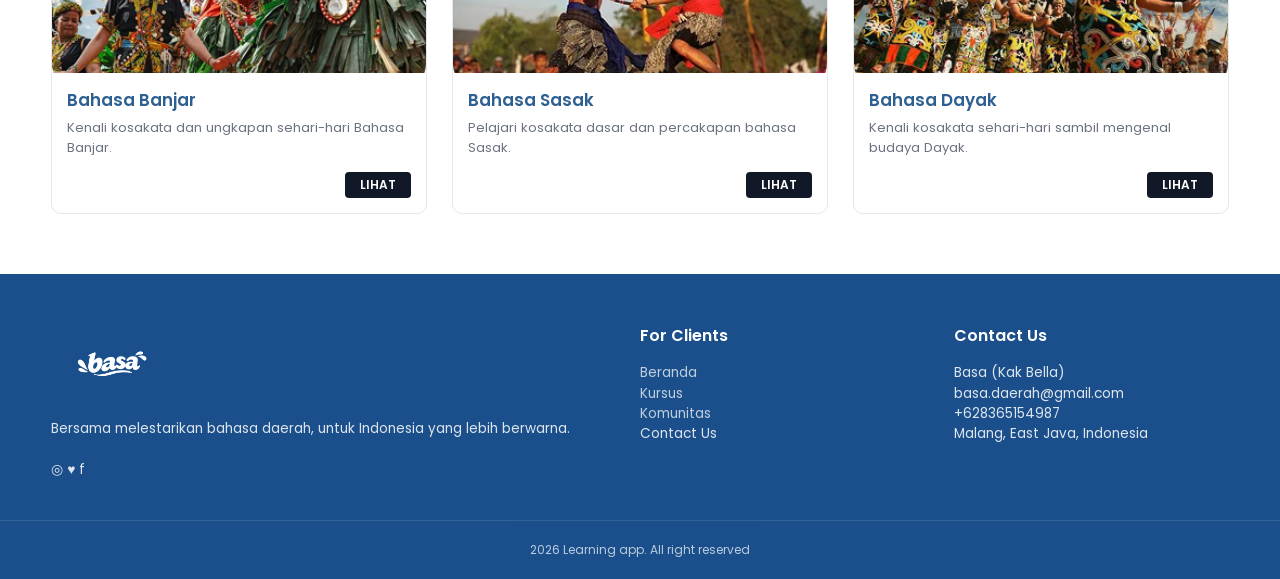
<file: kursus.html>
<!DOCTYPE html>
<html lang="id">
<head>
    <meta charset="UTF-8">
    <meta name="viewport" content="width=device-width, initial-scale=1.0">
    <title>Kursus Bahasa - Basa</title>

    <link rel="stylesheet" href="kursus.css">

    <!-- Font Poppins -->
    <link rel="preconnect" href="https://fonts.googleapis.com">
    <link rel="preconnect" href="https://fonts.gstatic.com" crossorigin>
    <link href="https://fonts.googleapis.com/css2?family=Poppins:wght@400;500;600;700&display=swap" rel="stylesheet">
</head>
<body>

    <!-- NAVBAR -->
    <header class="navbar">

        <a href="index.html">
            <img
                src="image/logo.png"
                class="logo"
                alt="Logo Basa"
            >
        </a>

        <nav class="nav-links">

            <a href="index.html">
                Beranda
            </a>

            <!-- Bahasa desktop -->
            <select
                class="nav-select"
                onchange="location.href=this.value"
            >
                <option value="kursus.html">
                    Bahasa
                </option>

                <option value="kursus.html#jawa">
                    Bahasa Jawa
                </option>

                <option value="kursus.html#bali">
                    Bahasa Bali
                </option>

                <option value="kursus.html#sunda">
                    Bahasa Sunda
                </option>

                <option value="kursus.html#sunda">
                    Bahasa Madura
                </option>

                <option value="kursus.html#sunda">
                    Bahasa Batak
                </option>
            </select>

            <!-- Bahasa untuk hamburger -->
            <div class="mobile-language">

                <button class="language-toggle" id="languageToggle">
                    Bahasa
                    <span>⌄</span>
                </button>

                <div class="language-dropdown" id="languageDropdown">

                    <a href="kursus.html#jawa">
                        Bahasa Jawa
                    </a>

                    <a href="kursus.html#bali">
                        Bahasa Bali
                    </a>

                    <a href="kursus.html#sunda">
                        Bahasa Sunda
                    </a>

                    <a href="kursus.html#sunda">
                        Bahasa Madura
                    </a>

                    <a href="kursus.html#sunda">
                        Bahasa Batak
                    </a>

                </div>

            </div>

            <a href="komunitas.html">
                Komunitas
            </a>

            <a href="login.html" class="login-btn">
                Masuk
            </a>

        </nav>

        <button
            class="hamburger"
            id="hamburger"
            aria-label="Buka menu"
        >
            ☰
        </button>


    </header>


    <main class="container section">

        <!-- LANJUTKAN BELAJAR-->
        <section class="continue-section">
            <h2 class="continue-title">Lanjutkan Belajar</h2>

            <div class="continue-grid">

                <!-- Card 1 -->
                <div class="continue-card">
                    <img src="image/jawa1.png" alt="Bahasa Jawa Level 3">
                    <div class="continue-info">
                        <h3>Bahasa Jawa Level 3: Takon Pitakon</h3>
                        <p class="progress-text">Progress 80%</p>
                        <div class="progress-bar">
                            <div class="progress-fill" style="width: 80%;"></div>
                        </div>
                        <a href="belajar-jawa.html" class="continue-btn">LANJUTKAN</a>
                    </div>
                </div>

                <!-- Card 2 -->
                <div class="continue-card">
                    <img src="image/bali2.png" alt="Bahasa Bali Level 1">
                    <div class="continue-info">
                        <h3>Bahasa Bali Level 1: Om Swastiastu</h3>
                        <p class="progress-text">Progress 30%</p>
                        <div class="progress-bar">
                            <div class="progress-fill" style="width: 30%;"></div>
                        </div>
                        <a href="belajar-bali.html" class="continue-btn">LANJUTKAN</a>
                    </div>
                </div>

            </div>
        </section>


        <!-- KURSUS BAHASA -->
        <section class="course-section">

            <h2 class="section-title-left">Kursus Bahasa</h2>

            <!-- Kategori / Filter -->
            <div class="course-categories">
                <a href="#" class="category-item active">Semua</a>
                <a href="#" class="category-item">Bahasa Jawa</a>
                <a href="#" class="category-item">Bahasa Sunda</a>
                <a href="#" class="category-item">Bahasa Madura</a>
                <a href="#" class="category-item">Bahasa Bali</a>
                <a href="#" class="category-item">Bahasa Bugis</a>
            </div>

            <!-- Grid Kursus -->
            <div class="popular-grid">

                <!-- Card 1: Bahasa Jawa -->
                <article class="course-card" id="jawa">
                    <img src="image/jawa1.png" alt="Bahasa Jawa">
                    <h3>Bahasa Jawa</h3>
                    <p>Pelajari kosakata dan percakapan sehari-hari serta unggah-ungguh.</p>
                    <a href="kursus-jawa.html" class="small-btn">LIHAT</a>
                </article>

                <!-- Card 2: Bahasa Bali -->
                <article class="course-card" id="bali">
                    <img src="image/bali1.png" alt="Bahasa Bali">
                    <h3>Bahasa Bali</h3>
                    <p>Pelajari kosakata, percakapan dasar, dan tingkatan bahasa.</p>
                    <a href="kursus-bali.html" class="small-btn">LIHAT</a>
                </article>

                <!-- Card 3: Bahasa Sunda -->
                <article class="course-card" id="sunda">
                    <img src="image/sunda1.png" alt="Bahasa Sunda">
                    <h3>Bahasa Sunda</h3>
                    <p>Kenali kosakata dan ungkapan sehari-hari dalam Bahasa Sunda.</p>
                    <a href="kursus-sunda.html" class="small-btn">LIHAT</a>
                </article>

                <!-- Card 4: Bahasa Minangkabau -->
                <article class="course-card">
                    <img src="image/minangkabau.png" alt="Bahasa Minangkabau">
                    <h3>Bahasa Minangkabau</h3>
                    <p>Pelajari kosakata dan percakapan dasar bahasa Minangkabau.</p>
                    <a href="#" class="small-btn">LIHAT</a>
                </article>

                <!-- Card 5: Bahasa Bugis -->
                <article class="course-card">
                    <img src="image/bugis.png" alt="Bahasa Bugis">
                    <h3>Bahasa Bugis</h3>
                    <p>Kenali kosakata dasar dan percakapan sehari-hari bahasa Bugis.</p>
                    <a href="#" class="small-btn">LIHAT</a>
                </article>

                <!-- Card 6: Bahasa Madura -->
                <article class="course-card">
                    <img src="image/madura.png" alt="Bahasa Madura">
                    <h3>Bahasa Madura</h3>
                    <p>Pelajari tata bahasa dan ungkapan percakapan sehari-hari.</p>
                    <a href="#" class="small-btn">LIHAT</a>
                </article>

                <!-- Card 7: Bahasa Batak -->
                <article class="course-card">
                    <img src="image/batak.png" alt="Bahasa Batak">
                    <h3>Bahasa Batak</h3>
                    <p>Kenali kosakata, sapaan, dan percakapan dasar bahasa Batak.</p>
                    <a href="#" class="small-btn">LIHAT</a>
                </article>

                <!-- Card 8: Bahasa Toraja -->
                <article class="course-card">
                    <img src="image/toraja.png" alt="Bahasa Toraja">
                    <h3>Bahasa Toraja</h3>
                    <p>Pelajari kosakata dasar sambil mengenal budaya Toraja.</p>
                    <a href="#" class="small-btn">LIHAT</a>
                </article>

                <!-- Card 9: Bahasa Aceh -->
                <article class="course-card">
                    <img src="image/aceh.png" alt="Bahasa Aceh">
                    <h3>Bahasa Aceh</h3>
                    <p>Pelajari kosakata dan percakapan dasar Bahasa Aceh.</p>
                    <a href="#" class="small-btn">LIHAT</a>
                </article>

                <!-- Card 10: Bahasa Banjar -->
                <article class="course-card">
                    <img src="image/banjar.png" alt="Bahasa Banjar">
                    <h3>Bahasa Banjar</h3>
                    <p>Kenali kosakata dan ungkapan sehari-hari Bahasa Banjar.</p>
                    <a href="#" class="small-btn">LIHAT</a>
                </article>

                <!-- Card 11: Bahasa Sasak -->
                <article class="course-card">
                    <img src="image/sasak.png" alt="Bahasa Sasak">
                    <h3>Bahasa Sasak</h3>
                    <p>Pelajari kosakata dasar dan percakapan bahasa Sasak.</p>
                    <a href="#" class="small-btn">LIHAT</a>
                </article>

                <!-- Card 12: Bahasa Dayak -->
                <article class="course-card">
                    <img src="image/dayak.png" alt="Bahasa Dayak">
                    <h3>Bahasa Dayak</h3>
                    <p>Kenali kosakata sehari-hari sambil mengenal budaya Dayak.</p>
                    <a href="#" class="small-btn">LIHAT</a>
                </article>

            </div>

        </section>

    </main>


    <!-- FOOTER -->
    <footer>
        <div class="container footer-grid">

            <!-- Kolom 1 -->
            <div>
                <img src="image/logo.png" class="footer-logo" alt="Logo Basa">
                <p>Bersama melestarikan bahasa daerah, untuk Indonesia yang lebih berwarna.</p>
                <p style="margin-top:20px;">◎ ♥ f</p>
            </div>

            <!-- Kolom 2 -->
            <div>
                <h4>For Clients</h4>
                <p>
                    <a href="index.html">Beranda</a><br>
                    <a href="kursus.html">Kursus</a><br>
                    <a href="index.html#komunitas">Komunitas</a><br>
                    Contact Us
                </p>
            </div>

            <!-- Kolom 3 -->
            <div>
                <h4>Contact Us</h4>
                <p>
                    Basa (Kak Bella)<br>
                    basa.daerah@gmail.com<br>
                    +628365154987<br>
                    Malang, East Java, Indonesia
                </p>
            </div>

        </div>

        <div class="copyright">
            2026 Learning app. All right reserved
        </div>
    </footer>

    <script>
        const hamburger = document.getElementById("hamburger");
        const navLinks = document.querySelector(".nav-links");
        const languageToggle = document.getElementById("languageToggle");
        const languageDropdown = document.getElementById("languageDropdown");

        // Buka / tutup hamburger
        hamburger.addEventListener("click", function () {
            navLinks.classList.toggle("active");

            if (!navLinks.classList.contains("active")) {
                languageDropdown.classList.remove("active");
            }
        });

        // Buka / tutup dropdown Bahasa
        languageToggle.addEventListener("click", function () {
            languageDropdown.classList.toggle("active");
        });
    </script>

</body>
</html>
</file>
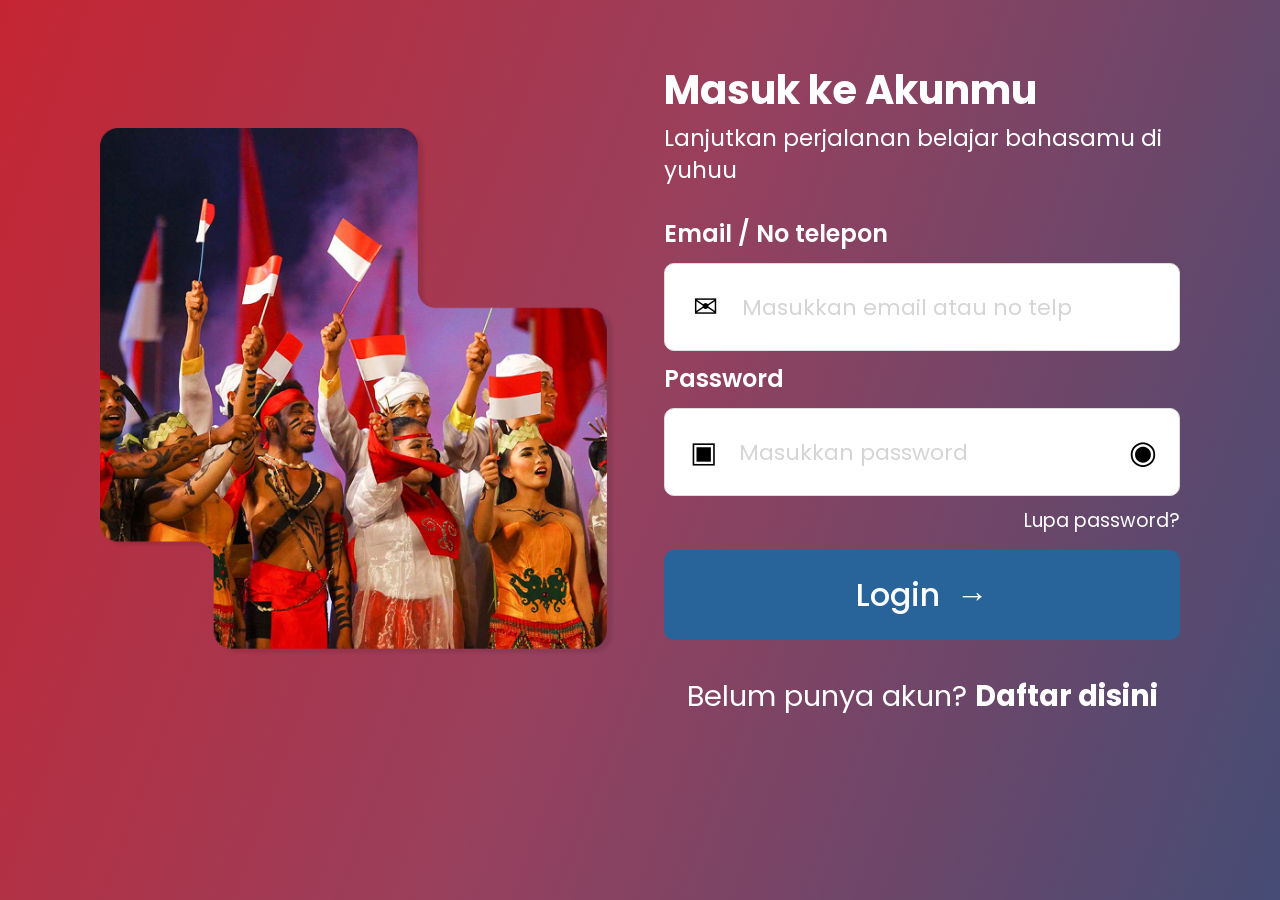
<file: login.html>
<!DOCTYPE html>
<html lang="id">
<head>
    <meta charset="UTF-8">
    <meta name="viewport" content="width=device-width, initial-scale=1.0">

    <title>Masuk - Basa</title>

    <link rel="stylesheet" href="login.css">

    <!-- Font Poppins -->
    <link rel="preconnect" href="https://fonts.googleapis.com">
    <link rel="preconnect" href="https://fonts.gstatic.com" crossorigin>
    <link href="https://fonts.googleapis.com/css2?family=Poppins:wght@400;500;600;700&display=swap" rel="stylesheet">
</head>

<body class="login-body">

    <main class="login-main">

        <!-- FOTO KIRI -->

        <div class="login-photo">

            <img
                src="image/login.png"
                alt="Budaya Indonesia"
            >

        </div>


        <!-- FORM KANAN -->

        <div class="login-content">

            <h1>
                Masuk ke Akunmu
            </h1>

            <p class="login-subtitle">
                Lanjutkan perjalanan belajar bahasamu di yuhuu
            </p>


            <form>

                <!-- EMAIL -->

                <label>
                    Email / No telepon
                </label>

                <div class="login-input">

                    <span class="login-icon">
                        ✉
                    </span>

                    <input
                        type="text"
                        placeholder="Masukkan email atau no telp"
                    >

                </div>


                <!-- PASSWORD -->

                <label>
                    Password
                </label>

                <div class="login-input">

                    <span class="login-icon password-icon">
                        ▣
                    </span>

                    <input
                        type="password"
                        placeholder="Masukkan password"
                    >

                    <span class="password-eye">
                        ◉
                    </span>

                </div>


                <!-- LUPA PASSWORD -->

                <a href="#" class="forgot-password">
                    Lupa password?
                </a>


                <!-- BUTTON LOGIN -->

                <button
                    type="submit"
                    class="login-submit"
                >
                    Login&nbsp; →
                </button>

            </form>


            <!-- DAFTAR -->

            <div class="register-link">

                Belum punya akun?

                <a href="daftar.html">
                    Daftar disini
                </a>

            </div>

        </div>

    </main>

</body>
</html>
</file>
<file: index.css>
:root {
    --primary-blue: #1a4f8b;
    --primary-blue-dark: #133966;
    --primary-red: #c9272e;
    --primary-red-dark: #a81c22;
    --bg-light: #ffffff;
    --text-dark: #1f2937;
    --text-gray: #6b7280;
    --border-color: #e5e7eb;
    --radius-sm: 6px;
    --radius-md: 10px;
    --radius-lg: 16px;
}

* {
    margin: 0;
    padding: 0;
    box-sizing: border-box;
    font-family: 'Poppins', sans-serif;
}

body {
    background-color: var(--bg-light);
    color: var(--text-dark);
    line-height: 1.6;
    display: flex;
    flex-direction: column;
    min-height: 100vh;
}

a {
    text-decoration: none;
    color: inherit;
}

img {
    max-width: 100%;
    height: auto;
    display: block;
}

/* Container Umum */
.container {
    width: 90%;
    max-width: 1200px;
    margin: 0 auto;
}

.section {
    padding: 60px 0;
}

.section-title {
    text-align: center;
    font-size: 1.8rem;
    font-weight: 700;
    color: var(--primary-blue);
    margin-bottom: 5px;
}

.section-subtitle {
    text-align: center;
    font-size: 0.95rem;
    color: var(--text-gray);
    margin-bottom: 40px;
}

/* NAVBAR (UNTUK SEMUA HALAMAN)*/
.navbar {
    width: 88%;
    min-height: 86px;

    margin: 30px auto 0;
    padding: 0 28px;

    background-color: white;

    border-radius: 25px;

    box-shadow:
        0 3px 7px rgba(0, 0, 0, 0.22);

    display: flex;
    align-items: center;
    justify-content: space-between;

    position: relative;
    z-index: 10;
}


/* Logo */
.logo {
    width: 105px;
    height: auto;
    object-fit: contain;
}


/* Bagian menu navbar */
.nav-links {
    display: flex;
    align-items: center;
    gap: 38px;
    font-size: 17px;
    font-weight: 500;
}


/*mouse diarahkan ke menu */
.nav-links a:hover {
    color: #c9272e;
}


/* Dropdown Bahasa */
.nav-select {
    min-width: 185px;
    padding: 12px 16px;
    border: 1px solid #e68787;
    border-radius: 10px;
    background-color: white;
    color: #8fa8c3;
    outline: none;
}


/* Tombol Masuk */
.login-btn {
    background-color: #c9272e;
    color: white;
    padding: 13px 34px;
    border-radius: 30px;
    font-weight: 600;
}


/* Efek hover tombol Masuk */
.login-btn:hover {
    background-color: #ad2026;
}



.hero {
    min-height: 470px;

    /*hero sedikit berada
       di belakang navbar seperti desain
    */
    margin-top: -60px;

    background-color: #2b5f91;

    color: white;

    overflow: hidden;

    position: relative;
}


/* Isi hero */
.hero-inner {
    width: 92%;
    max-width: 1300px;

    min-height: 470px;

    margin: auto;

    display: flex;
    align-items: center;

    position: relative;
}


/* Bagian tulisan */
.hero-copy {
    width: 53%;

    padding-top: 70px;

    position: relative;

    z-index: 2;
}


/* Judul hero */
.hero-copy h1 {
    font-size: 48px;

    line-height: 1.25;

    margin-bottom: 10px;

    font-weight: 700;
}


/* Deskripsi hero */
.hero-copy p {
    font-size: 18px;

    max-width: 600px;
}


/* Tombol merah */
.red-btn {
    display: inline-block;

    margin-top: 20px;

    padding: 12px 25px;

    background-color: #c9272e;

    color: white;

    border-radius: 4px;

    font-size: 14px;

    font-weight: 600;
}


/* Hover tombol merah */
.red-btn:hover {
    background-color: #ad2026;
}


/* Gambar hero */
.hero-art {
    position: absolute;

    right: -10%;
    bottom: 0;

    width: 58%;

    max-height: 470px;

    object-fit: contain;

    object-position: right bottom;
}


.feature-row {
    display: grid;

    /*
       3 kolom dengan ukuran sama
    */
    grid-template-columns: repeat(3, 1fr);

    gap: 45px;

    text-align: center;

    padding-top: 40px;
    padding-bottom: 60px;
}


.feature-image {
    margin-left: auto;
    margin-right: auto;
    transform: translateX(10px);
}

/* Icon fitur */
.feature-icon {
    font-size: 30px;

    color: #111;

    margin-bottom: 8px;
}


/* Judul fitur */
.feature h3 {
    font-size: 22px;

    margin-bottom: 5px;
}


/* Deskripsi fitur */
.feature p {
    color: #587ca1;

    font-size: 15px;
}


.section {
    padding-top: 10px;
    padding-bottom: 55px;
}


/* Judul section */
.section-title {
    font-size: 30px;

    margin-bottom: 3px;
}


/* Deskripsi kecil di bawah judul */
.section-subtitle {
    font-size: 17px;

    color: #6d91b6;

    margin-bottom: 24px;
}



.steps {
    display: grid;

    grid-template-columns: repeat(3, 1fr);

    gap: 18px;
}


/* Kotak setiap step */
.step {
    border: 1px solid #ddd;

    box-shadow:
        0 3px 7px rgba(0, 0, 0, 0.22);

    border-radius: 16px;

    min-height: 125px;

    padding: 20px;

    position: relative;

    background-color: white;
}


/* Nomor 01, 02, 03 */
.step-number {
    position: absolute;

    right: 18px;
    top: 12px;

    font-size: 30px;

    color: #c9272e;

    font-weight: 700;
}


/* Judul step */
.step h3 {
    margin-top: 15px;

    font-size: 17px;
}


/* Deskripsi step */
.step p {
    font-size: 11px;

    color: #9aaec3;

    max-width: 190px;
}



.cta {
    width: 92%;
    max-width: 1300px;

    background-color: #c9272e;

    color: white;

    border-radius: 6px;

    padding: 12px 25px;

    display: flex;

    align-items: center;

    justify-content: space-between;

    margin-top: 5px;
    margin-bottom: 45px;
}


/* Teks kecil CTA */
.cta small {
    font-size: 12px;
}


/* Tombol Daftar Sekarang */
.cta a {
    background-color: #2b5f91;

    padding: 10px 20px;

    color: white;

    font-weight: 600;
}



.about {
    display: grid;

    /*
       Kiri 35%
       Kanan 65%
    */
    grid-template-columns: 35% 65%;

    align-items: center;

    gap: 55px;

    margin-bottom: 60px;
}


/* Gambar budaya */
.about img {
    width: 100%;

    max-width: 320px;
}


/* Judul tentang Basa */
.about h2 {
    font-size: 35px;

    margin-bottom: 14px;
}


/* Kata "Indonesia" dibuat merah */
.about h2 span {
    color: #c9272e;
}


/* Paragraf */
.about p {
    color: #52769b;

    max-width: 700px;

    font-size: 15px;
}


.popular-grid {
    display: grid;

    grid-template-columns: repeat(3, 1fr);

    gap: 35px;
}



.course-card {
    background-color: white;

    border-radius: 20px;

    padding: 10px 10px 15px;

    box-shadow:
        0 2px 5px rgba(0, 0, 0, 0.28);

    min-height: 250px;
}


/* Gambar card */
.course-card img {
    width: 100%;

    height: 160px;

    object-fit: cover;

    border-radius: 17px;
}


/* Judul card */
.course-card h3 {
    font-size: 16px;

    margin-top: 7px;
    margin-bottom: 2px;
}


/* Deskripsi card */
.course-card p {
    font-size: 12px;

    color: #c9272e;

    min-height: 38px;
}


/* Tombol LIHAT */
.small-btn {
    display: block;

    width: max-content;

    margin-top: 7px;
    margin-left: auto;

    padding: 6px 13px;

    background-color: #111;

    color: white;

    border-radius: 3px;

    font-size: 10px;
}


/* Hover tombol LIHAT */
.small-btn:hover {
    background-color: #333;
}


.testimonials {
    display: grid;

    grid-template-columns: 1fr 1fr;

    gap: 35px;

    margin-top: 25px;

    margin-bottom: 60px;
}


/* Kotak testimoni */
.testimonial {
    display: grid;

    grid-template-columns: 105px 1fr;

    border: 1px solid #80a2c2;

    min-height: 180px;

    background-color: white;
}


/* Foto orang */
.testimonial img {
    width: 105px;

    height: 100%;

    object-fit: cover;
}


/* Isi testimoni */
.testimonial div {
    padding: 15px;
}


/* Nama */
.testimonial h4 {
    font-size: 16px;

    margin-bottom: 5px;
}


/* Isi komentar */
.testimonial p {
    font-size: 12px;

    color: #577b9e;
}


/* Bintang */
.stars {
    color: #e7a5a5;

    font-size: 10px;

    margin-top: 20px;
}


/* FOOTER (UNTUK SEMUA HALAMAN)*/
footer {
    background-color: #2b5f91;
    color: #ffffff;
    padding: 50px 0 20px 0;
    margin-top: auto;
}

.footer-grid {
    display: grid;
    grid-template-columns: 2fr 1fr 1fr;
    gap: 40px;
    margin-bottom: 40px;
}

.footer-logo {
    height: 80px;
    margin-bottom: 15px;
    filter: brightness(0) invert(1);
}

.footer-grid p {
    font-size: 0.85rem;
    opacity: 0.85;
}

.footer-grid h4 {
    font-size: 1rem;
    font-weight: 600;
    margin-bottom: 15px;
}

.footer-grid a {
    color: #ffffff;
    opacity: 0.85;
    transition: opacity 0.3s;
}

.footer-grid a:hover {
    opacity: 1;
}

.copyright {
    text-align: center;
    border-top: 1px solid rgba(255, 255, 255, 0.15);
    padding-top: 20px;
    font-size: 0.75rem;
    opacity: 0.7;
}


@media (max-width: 900px) {

    /* Navbar */
    .navbar {
        width: 94%;

        margin-top: 15px;

        min-height: 70px;

        padding: 0 18px;
    }


    .nav-links {
        gap: 12px;

        font-size: 12px;
    }


    .nav-select {
        min-width: 110px;

        padding: 8px;
    }


    .login-btn {
        padding: 9px 17px;
    }


    /* Hero */
    .hero {
        margin-top: -35px;
    }


    .hero-inner {
        min-height: 500px;
    }


    .hero-copy {
        width: 62%;

        padding-top: 90px;
    }


    .hero-copy h1 {
        font-size: 34px;
    }


    .hero-art {
        width: 55%;
    }


    /* Kursus */
    .popular-grid {
        grid-template-columns: repeat(2, 1fr);
    }


    /* Testimoni */
    .testimonials {
        grid-template-columns: 1fr;
    }


    /* About */
    .about {
        grid-template-columns: 1fr 1.5fr;
    }
}


@media (max-width: 600px) {



    /* Hero */
    .hero-copy {
        width: 100%;

        padding-top: 120px;
    }


    .hero-copy h1 {
        font-size: 30px;
    }


    .hero-art {
        opacity: 0.45;

        width: 90%;
    }


    /* Semua grid menjadi 1 kolom */
    .feature-row,
    .steps,
    .about,
    .popular-grid,
    .footer-grid {
        grid-template-columns: 1fr;
    }


    /* Fitur */
    .feature-row {
        gap: 25px;
    }


    /* About */
    .about {
        gap: 20px;
    }


    .about img {
        margin-left: auto;
        margin-right: auto;
    }


    /* Footer */
    .footer-grid {
        gap: 35px;
    }
}

/* HAMBURGER MENU*/

.hamburger {
    display: none;
    background: none;
    border: none;
    font-size: 30px;
    cursor: pointer;
    color: #1a4f8b;
    padding: 5px;
    line-height: 1;
}


/* Bahasa khusus mobile */
.mobile-language {
    display: none;
}

.language-toggle {
    background: none;
    border: none;
    font-family: 'Poppins', sans-serif;
    font-size: 15px;
    color: #8fa8c3;
    cursor: pointer;
    padding: 8px 0;
}

.language-toggle span {
    margin-left: 5px;
    font-size: 14px;
}


/* Dropdown Bahasa */
.language-dropdown {
    display: none;
    flex-direction: column;
    width: 100%;
    margin-top: 5px;
    background: white;
    border-radius: 8px;
    overflow: hidden;
    box-shadow: 0 2px 8px rgba(0, 0, 0, 0.12);
}

.language-dropdown.active {
    display: flex;
}

.language-dropdown a {
    width: 100%;
    padding: 9px 10px;
    text-align: center;
    font-size: 14px;
    color: #6d91b6;
}

.language-dropdown a:hover {
    background-color: #f2f6fa;
    color: #c9272e;
}


/* RESPONSIVE HAMBURGER*/

/* ============================= */
/* HAMBURGER MENU */
/* ============================= */

.hamburger {
    display: none;
    background: none;
    border: none;
    font-size: 30px;
    cursor: pointer;
    color: #1a4f8b;
    padding: 5px;
    line-height: 1;
}


/* Bahasa khusus mobile */
.mobile-language {
    display: none;
}

.language-toggle {
    width: 100%;
    background: none;
    border: none;
    font-family: 'Poppins', sans-serif;
    font-size: 15px;
    color: #8fa8c3;
    cursor: pointer;
    padding: 8px;
}

.language-toggle span {
    margin-left: 5px;
    font-size: 14px;
}


/* Dropdown Bahasa */
.language-dropdown {
    display: none;
    flex-direction: column;
    width: 100%;
    margin-top: 5px;
    background-color: #f8fafc;
    border-radius: 8px;
    overflow: hidden;
}

.language-dropdown.active {
    display: flex;
}

.language-dropdown a {
    width: 100%;
    padding: 9px 10px;
    text-align: center;
    font-size: 14px;
    color: #6d91b6;
}

.language-dropdown a:hover {
    background-color: #f2f6fa;
    color: #c9272e;
}


/* ============================= */
/* RESPONSIVE */
/* ============================= */

@media (max-width: 768px) {

    .navbar {
        width: 94%;
        min-height: 55px;
        margin-top: 12px;
        padding: 0 18px;
    }

    .logo {
        width: 80px;
    }

    /* Tampilkan hamburger */
    .hamburger {
        display: block;
        z-index: 1001;
    }

    /* Menu utama */
    .nav-links {
        display: none;

        position: absolute;
        top: calc(100% + 8px);
        left: 0;

        width: 100%;

        padding: 15px 20px;

        background-color: white;
        border-radius: 12px;

        flex-direction: column;
        align-items: center;

        gap: 8px;

        box-shadow: 0 4px 12px rgba(0, 0, 0, 0.15);

        z-index: 1000;
    }

    /* Saat hamburger dibuka */
    .nav-links.active {
        display: flex;
    }

    /* Semua link menu */
    .nav-links > a {
        width: 100%;
        padding: 8px;

        text-align: center;

        font-size: 15px;
    }

    /* Bahasa mobile */
    .mobile-language {
        display: flex;
        flex-direction: column;

        width: 100%;

        align-items: center;
    }

    /* Sembunyikan dropdown desktop */
    .nav-select {
        display: none;
    }

    /* Tombol Bahasa */
    .language-toggle {
        display: block;
        width: 100%;

        font-size: 15px;
        text-align: center;
    }

    /* Dropdown bahasa */
    .language-dropdown {
        width: 100%;
    }

    /* Login */
    .login-btn {
        width: auto !important;

        padding: 9px 25px !important;

        margin-top: 5px;
    }
}
</file>
<file: home.css>
:root {
    --primary-blue: #1a4f8b;
    --primary-blue-dark: #133966;
    --primary-red: #c9272e;
    --primary-red-dark: #a81c22;
    --bg-light: #ffffff;
    --text-dark: #1f2937;
    --text-gray: #6b7280;
    --border-color: #e5e7eb;
    --radius-sm: 6px;
    --radius-md: 10px;
    --radius-lg: 16px;
}

* {
    margin: 0;
    padding: 0;
    box-sizing: border-box;
    font-family: 'Poppins', sans-serif;
}

body {
    background-color: var(--bg-light);
    color: var(--text-dark);
    line-height: 1.6;
    display: flex;
    flex-direction: column;
    min-height: 100vh;
}

a {
    text-decoration: none;
    color: inherit;
}

img {
    max-width: 100%;
    height: auto;
    display: block;
}

/* Container Umum */
.container {
    width: 90%;
    max-width: 1200px;
    margin: 0 auto;
}

.section {
    padding: 60px 0;
}

.section-title {
    text-align: center;
    font-size: 1.8rem;
    font-weight: 700;
    color: var(--primary-blue);
    margin-bottom: 5px;
}

.section-subtitle {
    text-align: center;
    font-size: 0.95rem;
    color: var(--text-gray);
    margin-bottom: 40px;
}

/* NAVBAR (UNTUK SEMUA HALAMAN)*/
.navbar {
    width: 88%;
    min-height: 86px;

    margin: 30px auto 0;
    padding: 0 28px;

    background-color: white;

    border-radius: 25px;

    box-shadow:
        0 3px 7px rgba(0, 0, 0, 0.22);

    display: flex;
    align-items: center;
    justify-content: space-between;

    position: relative;
    z-index: 10;
}


/* Logo */
.logo {
    width: 105px;
    height: auto;
    object-fit: contain;
}


/* Bagian menu navbar */
.nav-links {
    display: flex;
    align-items: center;

    gap: 38px;

    font-size: 17px;
    font-weight: 500;
}


/*mouse diarahkan ke menu */
.nav-links a:hover {
    color: #c9272e;
}


/* Dropdown Bahasa */
.nav-select {
    min-width: 185px;
    padding: 12px 16px;
    border: 1px solid #e68787;
    border-radius: 10px;
    background-color: white;
    color: #8fa8c3;
    outline: none;
}


/* Tombol Masuk */
.login-btn {
    background-color: #c9272e;
    color: white;
    padding: 13px 34px;
    border-radius: 30px;
    font-weight: 600;
}


/* Efek hover tombol Masuk */
.login-btn:hover {
    background-color: #ad2026;
}



.hero {
    min-height: 470px;

    /*hero sedikit berada
       di belakang navbar seperti desain
    */
    margin-top: -60px;

    background-color: #2b5f91;

    color: white;

    overflow: hidden;

    position: relative;
}


/* Isi hero */
.hero-inner {
    width: 92%;
    max-width: 1300px;

    min-height: 470px;

    margin: auto;

    display: flex;
    align-items: center;

    position: relative;
}


/* Bagian tulisan */
.hero-copy {
    width: 53%;

    padding-top: 70px;

    position: relative;

    z-index: 2;
}


/* Judul hero */
.hero-copy h1 {
    font-size: 48px;

    line-height: 1.25;

    margin-bottom: 10px;

    font-weight: 700;
}


/* Deskripsi hero */
.hero-copy p {
    font-size: 18px;

    max-width: 600px;
}


/* Tombol merah */
.red-btn {
    display: inline-block;

    margin-top: 20px;

    padding: 12px 25px;

    background-color: #c9272e;

    color: white;

    border-radius: 4px;

    font-size: 14px;

    font-weight: 600;
}


/* Hover tombol merah */
.red-btn:hover {
    background-color: #ad2026;
}


/* Gambar hero */
.hero-art {
    position: absolute;

    right: -10%;
    bottom: 0;

    width: 58%;

    max-height: 470px;

    object-fit: contain;

    object-position: right bottom;
}


.feature-row {
    display: grid;

    /*
       3 kolom dengan ukuran sama
    */
    grid-template-columns: repeat(3, 1fr);

    gap: 45px;

    text-align: center;

    padding-top: 40px;
    padding-bottom: 60px;
}


.feature-image {
    margin-left: auto;
    margin-right: auto;
    transform: translateX(10px);
}

/* Icon fitur */
.feature-icon {
    font-size: 30px;

    color: #111;

    margin-bottom: 8px;
}


/* Judul fitur */
.feature h3 {
    font-size: 22px;

    margin-bottom: 5px;
}


/* Deskripsi fitur */
.feature p {
    color: #587ca1;

    font-size: 15px;
}


.section {
    padding-top: 10px;
    padding-bottom: 55px;
}


/* Judul section */
.section-title {
    font-size: 30px;

    margin-bottom: 3px;
}


/* Deskripsi kecil di bawah judul */
.section-subtitle {
    font-size: 17px;

    color: #6d91b6;

    margin-bottom: 24px;
}



.steps {
    display: grid;

    grid-template-columns: repeat(3, 1fr);

    gap: 18px;
}


/* Kotak setiap step */
.step {
    border: 1px solid #ddd;

    box-shadow:
        0 3px 7px rgba(0, 0, 0, 0.22);

    border-radius: 16px;

    min-height: 125px;

    padding: 20px;

    position: relative;

    background-color: white;
}


/* Nomor 01, 02, 03 */
.step-number {
    position: absolute;

    right: 18px;
    top: 12px;

    font-size: 30px;

    color: #c9272e;

    font-weight: 700;
}


/* Judul step */
.step h3 {
    margin-top: 15px;

    font-size: 17px;
}


/* Deskripsi step */
.step p {
    font-size: 11px;

    color: #9aaec3;

    max-width: 190px;
}



.cta {
    width: 92%;
    max-width: 1300px;

    background-color: #c9272e;

    color: white;

    border-radius: 6px;

    padding: 12px 25px;

    display: flex;

    align-items: center;

    justify-content: space-between;

    margin-top: 5px;
    margin-bottom: 45px;
}


/* Teks kecil CTA */
.cta small {
    font-size: 12px;
}


/* Tombol Daftar Sekarang */
.cta a {
    background-color: #2b5f91;

    padding: 10px 20px;

    color: white;

    font-weight: 600;
}



.about {
    display: grid;

    /*
       Kiri 35%
       Kanan 65%
    */
    grid-template-columns: 35% 65%;

    align-items: center;

    gap: 55px;

    margin-bottom: 60px;
}


/* Gambar budaya */
.about img {
    width: 100%;

    max-width: 320px;
}


/* Judul tentang Basa */
.about h2 {
    font-size: 35px;

    margin-bottom: 14px;
}


/* Kata "Indonesia" dibuat merah */
.about h2 span {
    color: #c9272e;
}


/* Paragraf */
.about p {
    color: #52769b;

    max-width: 700px;

    font-size: 15px;
}


.popular-grid {
    display: grid;

    grid-template-columns: repeat(3, 1fr);

    gap: 35px;
}



.course-card {
    background-color: white;

    border-radius: 20px;

    padding: 10px 10px 15px;

    box-shadow:
        0 2px 5px rgba(0, 0, 0, 0.28);

    min-height: 250px;
}


/* Gambar card */
.course-card img {
    width: 100%;

    height: 160px;

    object-fit: cover;

    border-radius: 17px;
}


/* Judul card */
.course-card h3 {
    font-size: 16px;

    margin-top: 7px;
    margin-bottom: 2px;
}


/* Deskripsi card */
.course-card p {
    font-size: 12px;

    color: #c9272e;

    min-height: 38px;
}


/* Tombol LIHAT */
.small-btn {
    display: block;

    width: max-content;

    margin-top: 7px;
    margin-left: auto;

    padding: 6px 13px;

    background-color: #111;

    color: white;

    border-radius: 3px;

    font-size: 10px;
}


/* Hover tombol LIHAT */
.small-btn:hover {
    background-color: #333;
}


.testimonials {
    display: grid;

    grid-template-columns: 1fr 1fr;

    gap: 35px;

    margin-top: 25px;

    margin-bottom: 60px;
}


/* Kotak testimoni */
.testimonial {
    display: grid;

    grid-template-columns: 105px 1fr;

    border: 1px solid #80a2c2;

    min-height: 180px;

    background-color: white;
}


/* Foto orang */
.testimonial img {
    width: 105px;

    height: 100%;

    object-fit: cover;
}


/* Isi testimoni */
.testimonial div {
    padding: 15px;
}


/* Nama */
.testimonial h4 {
    font-size: 16px;

    margin-bottom: 5px;
}


/* Isi komentar */
.testimonial p {
    font-size: 12px;

    color: #577b9e;
}


/* Bintang */
.stars {
    color: #e7a5a5;

    font-size: 10px;

    margin-top: 20px;
}


/* FOOTER (UNTUK SEMUA HALAMAN)*/
footer {
    background-color: #2b5f91;
    color: #ffffff;
    padding: 50px 0 20px 0;
    margin-top: auto;
}

.footer-grid {
    display: grid;
    grid-template-columns: 2fr 1fr 1fr;
    gap: 40px;
    margin-bottom: 40px;
}

.footer-logo {
    height: 80px;
    margin-bottom: 15px;
    filter: brightness(0) invert(1);
}

.footer-grid p {
    font-size: 0.85rem;
    opacity: 0.85;
}

.footer-grid h4 {
    font-size: 1rem;
    font-weight: 600;
    margin-bottom: 15px;
}

.footer-grid a {
    color: #ffffff;
    opacity: 0.85;
    transition: opacity 0.3s;
}

.footer-grid a:hover {
    opacity: 1;
}

.copyright {
    text-align: center;
    border-top: 1px solid rgba(255, 255, 255, 0.15);
    padding-top: 20px;
    font-size: 0.75rem;
    opacity: 0.7;
}


@media (max-width: 900px) {

    /* Navbar */
    .navbar {
        width: 94%;

        margin-top: 15px;

        min-height: 70px;

        padding: 0 18px;
    }


    .nav-links {
        gap: 12px;

        font-size: 12px;
    }


    .nav-select {
        min-width: 110px;

        padding: 8px;
    }


    .login-btn {
        padding: 9px 17px;
    }


    /* Hero */
    .hero {
        margin-top: -35px;
    }


    .hero-inner {
        min-height: 500px;
    }


    .hero-copy {
        width: 62%;

        padding-top: 90px;
    }


    .hero-copy h1 {
        font-size: 34px;
    }


    .hero-art {
        width: 55%;
    }


    /* Kursus */
    .popular-grid {
        grid-template-columns: repeat(2, 1fr);
    }


    /* Testimoni */
    .testimonials {
        grid-template-columns: 1fr;
    }


    /* About */
    .about {
        grid-template-columns: 1fr 1.5fr;
    }
}


@media (max-width: 600px) {

    /* Navbar */
    .nav-links a:not(.login-btn),
    .nav-select {
        display: none;
    }


    /* Hero */
    .hero-copy {
        width: 100%;

        padding-top: 120px;
    }


    .hero-copy h1 {
        font-size: 30px;
    }


    .hero-art {
        opacity: 0.45;

        width: 90%;
    }


    /* Semua grid menjadi 1 kolom */
    .feature-row,
    .steps,
    .about,
    .popular-grid,
    .footer-grid {
        grid-template-columns: 1fr;
    }


    /* Fitur */
    .feature-row {
        gap: 25px;
    }


    /* About */
    .about {
        gap: 20px;
    }


    .about img {
        margin-left: auto;
        margin-right: auto;
    }


    /* Footer */
    .footer-grid {
        gap: 35px;
    }
}
</file>
<file: komunitas.css>
:root {
    --primary-blue: #1a4f8b;
    --primary-blue-dark: #133966;
    --primary-red: #c9272e;
    --primary-red-dark: #a81c22;
    --bg-light: #ffffff;
    --text-dark: #1f2937;
    --text-gray: #6b7280;
    --border-color: #e5e7eb;
    --radius-sm: 6px;
    --radius-md: 10px;
    --radius-lg: 16px;
}

* {
    margin: 0;
    padding: 0;
    box-sizing: border-box;
    font-family: 'Poppins', sans-serif;
}

body {
    background-color: var(--bg-light);
    color: var(--text-dark);
    line-height: 1.6;
    display: flex;
    flex-direction: column;
    min-height: 100vh;
}

a {
    text-decoration: none;
    color: inherit;
}

img {
    max-width: 100%;
    height: auto;
    display: block;
}

/* Container Umum */
.container {
    width: 90%;
    max-width: 1200px;
    margin: 0 auto;
}

.section {
    padding: 60px 0;
}

.section-title {
    text-align: center;
    font-size: 1.8rem;
    font-weight: 700;
    color: var(--primary-blue);
    margin-bottom: 5px;
}

.section-subtitle {
    text-align: center;
    font-size: 0.95rem;
    color: var(--text-gray);
    margin-bottom: 40px;
}

/* NAVBAR (UNTUK SEMUA HALAMAN)*/
.navbar {
    width: 88%;
    min-height: 86px;

    margin: 30px auto 0;
    padding: 0 28px;

    background-color: white;

    border-radius: 25px;

    box-shadow:
        0 3px 7px rgba(0, 0, 0, 0.22);

    display: flex;
    align-items: center;
    justify-content: space-between;

    position: relative;
    z-index: 10;
}


/* Logo */
.logo {
    width: 105px;
    height: auto;
    object-fit: contain;
}


/* Bagian menu navbar */
.nav-links {
    display: flex;
    align-items: center;

    gap: 38px;

    font-size: 17px;
    font-weight: 500;
}


/*mouse diarahkan ke menu */
.nav-links a:hover {
    color: #c9272e;
}


/* Dropdown Bahasa */
.nav-select {
    min-width: 185px;
    padding: 12px 16px;
    border: 1px solid #e68787;
    border-radius: 10px;
    background-color: white;
    color: #8fa8c3;
    outline: none;
}


/* Tombol Masuk */
.login-btn {
    background-color: #c9272e;
    color: white;
    padding: 13px 34px;
    border-radius: 30px;
    font-weight: 600;
}


/* Efek hover tombol Masuk */
.login-btn:hover {
    background-color: #ad2026;
}


/* FOOTER (UNTUK SEMUA HALAMAN)*/
footer {
    background-color: var(--primary-blue);
    color: #ffffff;
    padding: 50px 0 20px 0;
    margin-top: auto;
}

.footer-grid {
    display: grid;
    grid-template-columns: 2fr 1fr 1fr;
    gap: 40px;
    margin-bottom: 40px;
}

.footer-logo {
    height: 80px;
    margin-bottom: 15px;
    filter: brightness(0) invert(1);
}

.footer-grid p {
    font-size: 0.85rem;
    opacity: 0.85;
}

.footer-grid h4 {
    font-size: 1rem;
    font-weight: 600;
    margin-bottom: 15px;
}

.footer-grid a {
    color: #ffffff;
    opacity: 0.85;
    transition: opacity 0.3s;
}

.footer-grid a:hover {
    opacity: 1;
}

.copyright {
    text-align: center;
    border-top: 1px solid rgba(255, 255, 255, 0.15);
    padding-top: 20px;
    font-size: 0.75rem;
    opacity: 0.7;
}

/* RESPONSIVE DESIGN (MEDIA QUERIES)*/
@media (max-width: 992px) {
    .popular-grid {
        grid-template-columns: repeat(2, 1fr);
    }
}

@media (max-width: 768px) {
    /* Navbar Responsif */
    .navbar {
        padding: 15px 5%;
        flex-direction: row;
        gap: 15px;
    }

    .nav-links {
        gap: 15px;
        font-size: 0.85rem;
        flex-wrap: wrap;
        justify-content: center;
    }

    /* Hero */
    .hero-inner {
        flex-direction: column;
        text-align: center;
    }

    .hero-copy h1 {
        font-size: 1.8rem;
    }

    .hero-art {
        max-width: 100%;
    }

    /* Grid layout berubah ke 1 kolom */
    .feature-row, 
    .steps, 
    .popular-grid, 
    .testimonials, 
    .footer-grid, 
    .continue-grid {
        grid-template-columns: 1fr;
    }

    .about {
        flex-direction: column;
        text-align: center;
    }

    .about img {
        width: 100%;
        max-width: 300px;
    }

    .cta {
        flex-direction: column;
        gap: 15px;
        text-align: center;
    }

    /* Halaman Login & Daftar di HP */
    .login-main,
    .register-main {
        flex-direction: column;
        margin: 20px auto;
        gap: 0;
    }

    .login-photo,
    .register-photo {
        display: none; /* Sembunyikan foto agar tampilan HP fokus ke form */
    }

    .login-content h1,
    .register-box h1 {
        font-size: 1.8rem;
    }
}

/* HALAMAN KOMUNITAS (KOMUNITAS.HTML)*/
.active-link {
    color: var(--primary-red) !important;
    font-weight: 600;
}

.community-banner {
    background-color: var(--primary-blue);
    color: #ffffff;
    padding: 35px 30px;
    border-radius: var(--radius-md);
    margin-bottom: 30px;
    text-align: center;
}

.community-banner h1 {
    font-size: 2rem;
    font-weight: 700;
    margin-bottom: 8px;
}

.community-banner p {
    font-size: 0.95rem;
    opacity: 0.9;
}

/* Grid Komunitas */
.community-grid {
    display: grid;
    grid-template-columns: 2fr 1fr;
    gap: 30px;
}

/* Form Buat Post */
.create-post-card {
    background-color: #ffffff;
    border: 1px solid var(--border-color);
    border-radius: var(--radius-md);
    padding: 20px;
    margin-bottom: 25px;
}

.create-post-card h3 {
    font-size: 1rem;
    color: var(--primary-blue);
    margin-bottom: 12px;
}

.create-post-card textarea {
    width: 100%;
    height: 90px;
    padding: 12px;
    border: 1px solid var(--border-color);
    border-radius: var(--radius-sm);
    font-family: inherit;
    font-size: 0.88rem;
    resize: none;
    outline: none;
    margin-bottom: 12px;
}

.create-post-actions {
    display: flex;
    justify-content: space-between;
    gap: 15px;
}

.select-tag {
    padding: 8px 12px;
    border: 1px solid var(--border-color);
    border-radius: var(--radius-sm);
    font-size: 0.85rem;
    outline: none;
}

.post-btn {
    background-color: var(--primary-red);
    color: #ffffff;
    border: none;
    padding: 8px 20px;
    border-radius: var(--radius-sm);
    font-weight: 600;
    font-size: 0.85rem;
    cursor: pointer;
    transition: background-color 0.3s;
}

.post-btn:hover {
    background-color: var(--primary-red-dark);
}

/* Post Card */
.post-card {
    background-color: #ffffff;
    border: 1px solid var(--border-color);
    border-radius: var(--radius-md);
    padding: 20px;
    margin-bottom: 20px;
}

.post-header {
    display: flex;
    justify-content: space-between;
    align-items: center;
    margin-bottom: 15px;
}

.user-info {
    display: flex;
    align-items: center;
    gap: 12px;
}

.avatar {
    width: 40px;
    height: 40px;
    border-radius: 50%;
    background-color: var(--primary-red);
    color: #ffffff;
    display: flex;
    align-items: center;
    justify-content: center;
    font-weight: 700;
}

.blue-avatar {
    background-color: var(--primary-blue);
}

.red-avatar {
    background-color: var(--primary-red);
}

.user-info h4 {
    font-size: 0.95rem;
    font-weight: 600;
}

.post-time {
    font-size: 0.75rem;
    color: var(--text-gray);
}

.badge-tag {
    background-color: #f3f4f6;
    color: var(--primary-blue);
    padding: 4px 10px;
    border-radius: 20px;
    font-size: 0.75rem;
    font-weight: 600;
}

.post-content p {
    font-size: 0.9rem;
    line-height: 1.6;
    color: var(--text-dark);
    margin-bottom: 15px;
}

.post-footer {
    display: flex;
    gap: 15px;
    border-top: 1px solid var(--border-color);
    padding-top: 12px;
}

.action-btn {
    background: transparent;
    border: none;
    font-size: 0.82rem;
    color: var(--text-gray);
    cursor: pointer;
    font-weight: 500;
}

.action-btn:hover {
    color: var(--primary-blue);
}

/* Sidebar */
.sidebar-card {
    background-color: #ffffff;
    border: 1px solid var(--border-color);
    border-radius: var(--radius-md);
    padding: 20px;
    margin-bottom: 25px;
}

.sidebar-card h3 {
    font-size: 1rem;
    color: var(--primary-blue);
    margin-bottom: 15px;
}

.topic-list {
    list-style: none;
}

.topic-list li {
    margin-bottom: 12px;
}

.topic-list a {
    display: flex;
    justify-content: space-between;
    font-size: 0.85rem;
    font-weight: 500;
}

.topic-list a span {
    color: var(--text-gray);
    font-size: 0.75rem;
}

.active-users {
    display: flex;
    flex-direction: column;
    gap: 12px;
}

.user-row {
    display: flex;
    align-items: center;
    gap: 12px;
}

.user-row strong {
    display: block;
    font-size: 0.85rem;
}

.user-row small {
    color: var(--text-gray);
    font-size: 0.75rem;
}

/* Responsif Komunitas */
@media (max-width: 768px) {
    .community-grid {
        grid-template-columns: 1fr;
    }
}

/*HALAMAN KOMUNITAS & GRUP BAHASA*/

/* Banner & Statistik Komunitas */
.community-banner {
    background: linear-gradient(135deg, #1a4f8b 0%, #0d2847 100%);
    color: #ffffff;
    border-radius: 16px;
    padding: 40px 30px;
    text-align: center;
    margin-bottom: 40px;
}

.community-banner h1 {
    font-size: 2.2rem;
    font-weight: 700;
    margin-bottom: 10px;
}

.community-banner p {
    font-size: 0.95rem;
    opacity: 0.85;
    max-width: 600px;
    margin: 0 auto 25px auto;
}

.community-stats {
    display: flex;
    justify-content: center;
    gap: 40px;
    border-top: 1px solid rgba(255, 255, 255, 0.15);
    padding-top: 20px;
    margin-top: 20px;
}

.stat-item h3 {
    font-size: 1.5rem;
    font-weight: 700;
    color: #ffffff;
}

.stat-item p {
    font-size: 0.8rem;
    opacity: 0.75;
    margin: 0;
}

/* Seksi Kartu Grup Komunitas */
.language-groups-section {
    margin-bottom: 50px;
}

.section-header {
    margin-bottom: 20px;
}

.section-header h2 {
    font-size: 1.5rem;
    color: #1a4f8b;
    font-weight: 700;
}

.section-header p {
    font-size: 0.88rem;
    color: #666;
}

.community-cards-grid {
    display: grid;
    grid-template-columns: repeat(auto-fit, minmax(260px, 1fr));
    gap: 20px;
}

.group-card {
    background-color: #ffffff;
    border: 1px solid #e5e7eb;
    border-radius: 12px;
    padding: 20px;
    display: flex;
    flex-direction: column;
    justify-content: space-between;
    transition: transform 0.3s, box-shadow 0.3s;
}

.group-card:hover {
    transform: translateY(-4px);
    box-shadow: 0 10px 20px rgba(0, 0, 0, 0.05);
}

.group-card-header {
    display: flex;
    align-items: center;
    gap: 12px;
    margin-bottom: 12px;
}

.group-icon {
    font-size: 1.8rem;
    background-color: #f3f4f6;
    padding: 8px 12px;
    border-radius: 10px;
}

.group-card h3 {
    font-size: 1rem;
    font-weight: 600;
    color: #111827;
}

.member-count {
    font-size: 0.78rem;
    color: #1a4f8b;
    font-weight: 500;
}

.group-card p {
    font-size: 0.82rem;
    color: #666;
    margin-bottom: 18px;
    line-height: 1.4;
}

.join-btn {
    background-color: #1a4f8b;
    color: #ffffff;
    border: none;
    padding: 8px 16px;
    border-radius: 6px;
    font-weight: 600;
    font-size: 0.85rem;
    cursor: pointer;
    transition: all 0.3s;
    width: 100%;
}

.join-btn:hover {
    background-color: #133966;
}

.join-btn.joined {
    background-color: #10b981;
    color: #ffffff;
}

/* Responsif untuk Layar HP */
@media (max-width: 768px) {
    .community-stats {
        flex-direction: column;
        gap: 15px;
    }
}

/* HAMBURGER MENU*/

.hamburger {
    display: none;
    background: none;
    border: none;
    font-size: 30px;
    cursor: pointer;
    color: #1a4f8b;
    padding: 5px;
    line-height: 1;
}


/* Bahasa khusus mobile */
.mobile-language {
    display: none;
}

.language-toggle {
    background: none;
    border: none;
    font-family: 'Poppins', sans-serif;
    font-size: 15px;
    color: #8fa8c3;
    cursor: pointer;
    padding: 8px 0;
}

.language-toggle span {
    margin-left: 5px;
    font-size: 14px;
}


/* Dropdown Bahasa */
.language-dropdown {
    display: none;
    flex-direction: column;
    width: 100%;
    margin-top: 5px;
    background: white;
    border-radius: 8px;
    overflow: hidden;
    box-shadow: 0 2px 8px rgba(0, 0, 0, 0.12);
}

.language-dropdown.active {
    display: flex;
}

.language-dropdown a {
    width: 100%;
    padding: 9px 10px;
    text-align: center;
    font-size: 14px;
    color: #6d91b6;
}

.language-dropdown a:hover {
    background-color: #f2f6fa;
    color: #c9272e;
}


/* RESPONSIVE HAMBURGER*/

@media (max-width: 768px) {

    .navbar {
        width: 94%;
        min-height: 55px;
        margin-top: 12px;
        padding: 0 18px;
    }

    .logo {
        width: 80px;
    }

    .hamburger {
        display: block;
        z-index: 1001;
    }

    .nav-links {
        display: none;
        position: absolute;
        top: calc(100% + 8px);
        left: 0;
        width: 100%;
        padding: 15px 20px;

        background-color: white;
        border-radius: 12px;

        flex-direction: column;
        align-items: center;
        gap: 8px;

        box-shadow: 0 4px 12px rgba(0, 0, 0, 0.15);

        z-index: 1000;
    }

    .nav-links.active {
        display: flex;
    }

    .nav-links > a {
        width: 100%;
        padding: 8px;
        text-align: center;
        font-size: 15px;
    }

    /* Sembunyikan select desktop */
    .nav-select {
        display: none;
    }

    /* Tampilkan Bahasa versi mobile */
    .mobile-language {
        display: flex;
        flex-direction: column;
        width: 100%;
        align-items: center;
    }

    .language-toggle {
        width: 100%;
        font-size: 15px;
    }

    .login-btn {
        width: auto !important;
        padding: 9px 25px !important;
        margin-top: 5px;
    }
}
</file>
<file: kursus.css>
:root {
    --primary-blue: #1a4f8b;
    --primary-blue-dark: #133966;
    --primary-red: #c9272e;
    --primary-red-dark: #a81c22;
    --bg-light: #ffffff;
    --text-dark: #1f2937;
    --text-gray: #6b7280;
    --border-color: #e5e7eb;
    --radius-sm: 6px;
    --radius-md: 10px;
    --radius-lg: 16px;
}

* {
    margin: 0;
    padding: 0;
    box-sizing: border-box;
    font-family: 'Poppins', sans-serif;
}

body {
    background-color: var(--bg-light);
    color: var(--text-dark);
    line-height: 1.6;
    display: flex;
    flex-direction: column;
    min-height: 100vh;
}

a {
    text-decoration: none;
    color: inherit;
}

img {
    max-width: 100%;
    height: auto;
    display: block;
}

/* Container Umum */
.container {
    width: 90%;
    max-width: 1200px;
    margin: 0 auto;
}

.section {
    padding: 60px 0;
}

.section-title {
    text-align: center;
    font-size: 1.8rem;
    font-weight: 700;
    color: var(--primary-blue);
    margin-bottom: 5px;
}

.section-subtitle {
    text-align: center;
    font-size: 0.95rem;
    color: var(--text-gray);
    margin-bottom: 40px;
}

/* Pengaturan untuk seluruh halaman */
body {
    font-family: 'Poppins', sans-serif;
    color: #2d5f91;
    background-color: white;
    line-height: 1.5;
}


/* Semua link tidak memiliki garis bawah */
a {
    text-decoration: none;
    color: inherit;
}


/* Input, button, select menggunakan font yang sama */
button,
input,
select {
    font-family: inherit;
}


.container {
    width: 92%;
    max-width: 1300px;
    margin-left: auto;
    margin-right: auto;
}


.navbar {
    width: 88%;
    min-height: 86px;

    margin: 30px auto 0;
    padding: 0 28px;

    background-color: white;

    border-radius: 25px;

    box-shadow:
        0 3px 7px rgba(0, 0, 0, 0.22);

    display: flex;
    align-items: center;
    justify-content: space-between;

    position: relative;
    z-index: 10;
}


/* Logo */
.logo {
    width: 105px;
    height: auto;
    object-fit: contain;
}


/* Bagian menu navbar */
.nav-links {
    display: flex;
    align-items: center;

    gap: 38px;

    font-size: 17px;
    font-weight: 500;
}


/*mouse diarahkan ke menu */
.nav-links a:hover {
    color: #c9272e;
}


/* Dropdown Bahasa */
.nav-select {
    min-width: 185px;
    padding: 12px 16px;
    border: 1px solid #e68787;
    border-radius: 10px;
    background-color: white;
    color: #8fa8c3;
    outline: none;
}


/* Tombol Masuk */
.login-btn {
    background-color: #c9272e;
    color: white;
    padding: 13px 34px;
    border-radius: 30px;
    font-weight: 600;
}


/* Efek hover tombol Masuk */
.login-btn:hover {
    background-color: #ad2026;
}


/* RESPONSIF (Tampilan HP & Tablet)*/
@media (max-width: 992px) {
    .hero-inner {
        grid-template-columns: 1fr;
        text-align: center;
    }

    .hero-copy {
        padding-bottom: 20px;
    }

    .hero-art {
        justify-content: center;
    }

    .hero-art img {
        max-width: 400px;
        margin-bottom: 0;
    }
}


/* HALAMAN KURSUS (KURSUS.HTML) & KURSUS POPULER*/
.continue-title {
    font-size: 1.5rem;
    font-weight: 700;
    color: var(--primary-blue);
    margin-bottom: 20px;
}

.continue-grid {
    display: grid;
    grid-template-columns: repeat(2, 1fr);
    gap: 25px;
    margin-bottom: 50px;
}

.continue-card {
    background-color: var(--primary-red);
    color: #ffffff;
    border-radius: var(--radius-lg);
    padding: 20px;
    display: flex;
    gap: 20px;
    align-items: center;
}

.continue-card img, 
.image-placeholder {
    width: 120px;
    height: 90px;
    border-radius: var(--radius-md);
    object-fit: cover;
    background-color: #e5e7eb;
    flex-shrink: 0;
}

.continue-info {
    flex: 1;
}

.continue-info h3 {
    font-size: 0.98rem;
    font-weight: 600;
    margin-bottom: 8px;
}

.progress-text {
    font-size: 0.75rem;
    margin-bottom: 4px;
    opacity: 0.9;
}

.progress-bar {
    width: 100%;
    height: 6px;
    background-color: rgba(255, 255, 255, 0.3);
    border-radius: 10px;
    overflow: hidden;
    margin-bottom: 12px;
}

.progress-fill {
    height: 100%;
    background-color: var(--primary-blue);
}

.continue-btn {
    display: inline-block;
    float: right;
    background-color: #111827;
    color: #ffffff;
    padding: 4px 12px;
    border-radius: 4px;
    font-size: 0.7rem;
    font-weight: 600;
}

.section-title-left {
    font-size: 1.5rem;
    font-weight: 700;
    color: var(--primary-red);
    margin-bottom: 15px;
}

.course-categories {
    display: flex;
    gap: 20px;
    margin-bottom: 30px;
    overflow-x: auto;
    padding-bottom: 8px;
}

.category-item {
    font-size: 0.9rem;
    color: #9ca3af;
    white-space: nowrap;
}

.category-item.active {
    color: var(--text-dark);
    font-weight: 700;
}

/* Grid Kursus */
.popular-grid {
    display: grid;
    grid-template-columns: repeat(3, 1fr);
    gap: 25px;
}

.course-card {
    border: 1px solid var(--border-color);
    border-radius: var(--radius-md);
    overflow: hidden;
    background-color: #fff;
    padding-bottom: 15px;
}

.course-card img {
    width: 100%;
    height: 160px;
    object-fit: cover;
}

.course-card h3 {
    font-size: 1.05rem;
    font-weight: 600;
    padding: 15px 15px 5px 15px;
}

.course-card p {
    font-size: 0.82rem;
    color: var(--text-gray);
    padding: 0 15px 15px 15px;
}

.small-btn {
    display: inline-block;
    float: right;
    margin-right: 15px;
    background-color: #111827;
    color: #fff;
    padding: 4px 15px;
    border-radius: 4px;
    font-size: 0.75rem;
    font-weight: 600;
}

/* FOOTER (UNTUK SEMUA HALAMAN)*/
footer {
    background-color: var(--primary-blue);
    color: #ffffff;
    padding: 50px 0 20px 0;
    margin-top: auto;
}

.footer-grid {
    display: grid;
    grid-template-columns: 2fr 1fr 1fr;
    gap: 40px;
    margin-bottom: 40px;
}

.footer-logo {
    height: 80px;
    margin-bottom: 15px;
    filter: brightness(0) invert(1);
}

.footer-grid p {
    font-size: 0.85rem;
    opacity: 0.85;
}

.footer-grid h4 {
    font-size: 1rem;
    font-weight: 600;
    margin-bottom: 15px;
}

.footer-grid a {
    color: #ffffff;
    opacity: 0.85;
    transition: opacity 0.3s;
}

.footer-grid a:hover {
    opacity: 1;
}

.copyright {
    text-align: center;
    border-top: 1px solid rgba(255, 255, 255, 0.15);
    padding-top: 20px;
    font-size: 0.75rem;
    opacity: 0.7;
}

/* RESPONSIVE DESIGN (MEDIA QUERIES) */
@media (max-width: 992px) {
    .popular-grid {
        grid-template-columns: repeat(2, 1fr);
    }
}

@media (max-width: 768px) {
    /* Navbar Responsif */
    .navbar {
        padding: 15px 5%;
        flex-direction: row;
        gap: 15px;
    }

    .nav-links {
        gap: 15px;
        font-size: 0.85rem;
        flex-wrap: wrap;
        justify-content: center;
    }

    /* Hero */
    .hero-inner {
        flex-direction: column;
        text-align: center;
    }

    .hero-copy h1 {
        font-size: 1.8rem;
    }

    .hero-art {
        max-width: 100%;
    }

    /* Grid layout berubah ke 1 kolom */
    .feature-row, 
    .steps, 
    .popular-grid, 
    .testimonials, 
    .footer-grid, 
    .continue-grid {
        grid-template-columns: 1fr;
    }

    .about {
        flex-direction: column;
        text-align: center;
    }

    .about img {
        width: 100%;
        max-width: 300px;
    }

    .cta {
        flex-direction: column;
        gap: 15px;
        text-align: center;
    }

}

/* Responsif */
@media (max-width: 768px) {
    .course-detail-banner {
        height: auto;
    }
    .course-banner-overlay h1 {
        font-size: 1.6rem;
    }
}

/* Responsif untuk Layar HP */
@media (max-width: 768px) {
    .community-stats {
        flex-direction: column;
        gap: 15px;
    }
}

/* HAMBURGER MENU*/

.hamburger {
    display: none;
    background: none;
    border: none;
    font-size: 30px;
    cursor: pointer;
    color: #1a4f8b;
    padding: 5px;
    line-height: 1;
}


/* Bahasa khusus mobile */
.mobile-language {
    display: none;
}

.language-toggle {
    background: none;
    border: none;
    font-family: 'Poppins', sans-serif;
    font-size: 15px;
    color: #8fa8c3;
    cursor: pointer;
    padding: 8px 0;
}

.language-toggle span {
    margin-left: 5px;
    font-size: 14px;
}


/* Dropdown Bahasa */
.language-dropdown {
    display: none;
    flex-direction: column;
    width: 100%;
    margin-top: 5px;
    background: white;
    border-radius: 8px;
    overflow: hidden;
    box-shadow: 0 2px 8px rgba(0, 0, 0, 0.12);
}

.language-dropdown.active {
    display: flex;
}

.language-dropdown a {
    width: 100%;
    padding: 9px 10px;
    text-align: center;
    font-size: 14px;
    color: #6d91b6;
}

.language-dropdown a:hover {
    background-color: #f2f6fa;
    color: #c9272e;
}


/* RESPONSIVE HAMBURGER*/

@media (max-width: 768px) {

    .navbar {
        width: 94%;
        min-height: 55px;
        margin-top: 12px;
        padding: 0 18px;
    }

    .logo {
        width: 80px;
    }

    .hamburger {
        display: block;
        z-index: 1001;
    }

    .nav-links {
        display: none;
        position: absolute;
        top: calc(100% + 8px);
        left: 0;
        width: 100%;
        padding: 15px 20px;

        background-color: white;
        border-radius: 12px;

        flex-direction: column;
        align-items: center;
        gap: 8px;

        box-shadow: 0 4px 12px rgba(0, 0, 0, 0.15);

        z-index: 1000;
    }

    .nav-links.active {
        display: flex;
    }

    .nav-links > a {
        width: 100%;
        padding: 8px;
        text-align: center;
        font-size: 15px;
    }

    /* Sembunyikan select desktop */
    .nav-select {
        display: none;
    }

    /* Tampilkan Bahasa versi mobile */
    .mobile-language {
        display: flex;
        flex-direction: column;
        width: 100%;
        align-items: center;
    }

    .language-toggle {
        width: 100%;
        font-size: 15px;
    }

    .login-btn {
        width: auto !important;
        padding: 9px 25px !important;
        margin-top: 5px;
    }
}
</file>
<file: login.css>
* {
    margin: 0;
    padding: 0;
    box-sizing: border-box;
}

html,
body {
    width: 100%;
    min-height: 100%;
}

body {
    font-family: 'Poppins', sans-serif;
    background: linear-gradient(110deg, #c52532 0%, #98405d 48%, #454c75 100%);
    color: white;
}


/* TOMBOL MASUK*/

.login-btn {
    min-width: 154px;
    height: 53px;

    display: flex !important;
    align-items: center;
    justify-content: center;

    background: #c92730;
    color: white !important;

    border-radius: 30px;

    font-size: 20px !important;
    font-weight: 600 !important;
}


/* MAIN LOGIN*/

.login-main {
    width: calc(100% - 200px);
    margin: 66px auto 0;

    display: flex;
    align-items: center;

    gap: 48px;

    padding-bottom: 50px;
}


/* FOTO*/

.login-photo {
    width: 50%;
    display: flex;
    align-items: center;
    justify-content: flex-start;
}

.login-photo img {
    width: 555px;
    max-width: 100%;
    height: auto;

    display: block;
}


/* LOGIN CONTENT*/

.login-content {
    width: 50%;
    padding-top: 0;
}

.login-content h1 {
    font-size: 40px;
    line-height: 1.2;

    font-weight: 700;
    color: #ffffff;

    margin-bottom: 8px;
}

.login-subtitle {
    font-size: 23px;
    line-height: 1.4;

    font-weight: 400;
    color: #ffffff;

    margin-bottom: 30px;
}


/* LABEL*/

.login-content label {
    display: block;

    font-size: 24px;
    font-weight: 600;

    color: #ffffff;

    margin-bottom: 12px;
    margin-top: 10px;
}


/* INPUT BOX*/

.login-input {
    width: 100%;
    height: 88px;

    display: flex;
    align-items: center;

    padding: 0 22px;

    background: #ffffff;

    border: 1px solid #ddd;
    border-radius: 10px;

    transition: 0.2s;
}

.login-input:focus-within {
    border-color: #286092;
    box-shadow: 0 0 0 3px rgba(40, 96, 146, 0.2);
}


/* ICON INPUT*/

.login-icon {
    width: 42px;

    display: flex;
    align-items: center;
    justify-content: center;

    color: #000000;

    font-size: 30px;

    margin-right: 18px;
}

.password-icon {
    font-size: 29px;
}


/* INPUT TEXT*/

.login-input input {
    width: 100%;
    height: 100%;

    border: none;
    outline: none;

    background: transparent;

    font-family: 'Poppins', sans-serif;
    font-size: 22px;

    color: #333;
}

.login-input input::placeholder {
    color: #d5d5d5;
    opacity: 1;
}


/* PASSWORD EYE*/

.password-eye {
    color: #000000;
    font-size: 32px;

    cursor: pointer;

    margin-left: 15px;
}


/* LUPA PASSWORD*/

.forgot-password {
    display: block;

    width: fit-content;

    margin-left: auto;
    margin-top: 10px;

    color: #ffffff;

    text-decoration: none;

    font-size: 19px;
    font-weight: 400;
}

.forgot-password:hover {
    text-decoration: underline;
}


/* BUTTON LOGIN*/

.login-submit {
    width: 100%;
    height: 90px;

    margin-top: 15px;

    border: none;
    border-radius: 10px;

    background: #28649a;
    color: white;

    font-family: 'Poppins', sans-serif;

    font-size: 32px;
    font-weight: 500;

    cursor: pointer;

    transition: 0.2s;
}

.login-submit:hover {
    background: #225783;
    transform: translateY(-1px);
}


/* REGISTER*/

.register-link {
    margin-top: 35px;

    text-align: center;

    color: #ffffff;

    font-size: 29px;
    font-weight: 400;
}

.register-link a {
    color: #ffffff;

    text-decoration: none;

    font-weight: 700;
}

.register-link a:hover {
    text-decoration: underline;
}


/* TABLET*/

@media (max-width: 1100px) {

    .navbar {
        width: calc(100% - 80px);
        padding: 0 30px;
    }

    .login-main {
        width: calc(100% - 80px);
        gap: 35px;
    }

    .login-content h1 {
        font-size: 34px;
    }

    .login-subtitle {
        font-size: 19px;
    }

    .login-content label {
        font-size: 20px;
    }

    .login-input {
        height: 70px;
    }

    .login-submit {
        height: 70px;
        font-size: 27px;
    }

    .register-link {
        font-size: 22px;
    }

    .nav-links {
        gap: 18px;
    }

    .nav-links a {
        font-size: 17px;
    }

    .nav-select {
        width: 170px;
        font-size: 16px;
    }
}


/* MOBILE*/

@media (max-width: 750px) {

    .navbar {
        width: calc(100% - 30px);
        height: auto;

        margin-top: 15px;
        padding: 20px;

        border-radius: 22px;

        flex-direction: column;
        gap: 20px;
    }

    .nav-links {
        width: 100%;

        display: flex;
        justify-content: center;

        flex-wrap: wrap;
        gap: 12px;
    }

    .nav-links a {
        font-size: 14px;
    }

    .nav-select {
        width: 130px;
        height: 38px;
        font-size: 13px;
    }

    .login-btn {
        min-width: 100px;
        height: 42px;

        font-size: 14px !important;
    }


    .login-main {
        width: calc(100% - 30px);

        margin-top: 40px;

        flex-direction: column;

        gap: 35px;
    }

    .login-photo {
        width: 100%;
        justify-content: center;
    }

    .login-photo img {
        width: 100%;
        max-width: 450px;
    }

    .login-content {
        width: 100%;
    }

    .login-content h1 {
        font-size: 30px;
    }

    .login-subtitle {
        font-size: 17px;
    }

    .login-content label {
        font-size: 19px;
    }

    .login-input {
        height: 65px;
    }

    .login-input input {
        font-size: 16px;
    }

    .forgot-password {
        font-size: 15px;
    }

    .login-submit {
        height: 65px;
        font-size: 25px;
    }

    .register-link {
        font-size: 18px;
        margin-bottom: 30px;
    }
}
</file>
